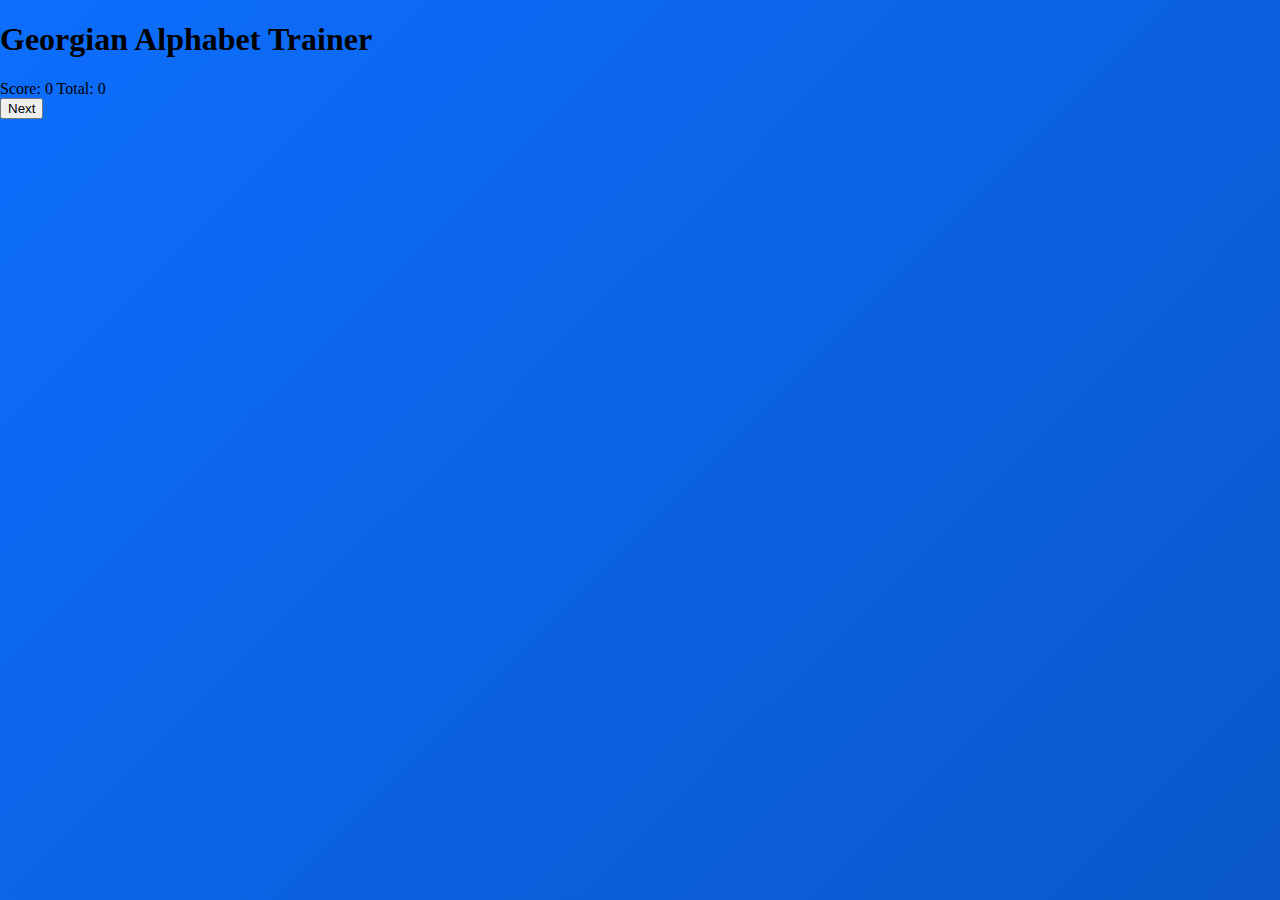
<file: index.html>
<!DOCTYPE html>
<html lang="en">
<head>
    <meta charset="UTF-8">
    <meta name="viewport" content="width=device-width, initial-scale=1.0">
    <title>Georgian Alphabet Trainer</title>
    <link rel="stylesheet" href="style.css">
</head>
<body>
    <div class="container">
        <header>
            <h1>Georgian Alphabet Trainer</h1>
            <div class="stats">
                <span>Score: <span id="score">0</span></span>
                <span>Total: <span id="total">0</span></span>
            </div>
        </header>

        <main id="game-area">
            <div class="question-container">
                <div id="question-text" class="question-text"></div>
                <div id="word-container" class="word-container"></div>
            </div>

            <div id="options-container" class="options-container"></div>

            <div id="feedback" class="feedback hidden"></div>

            <button id="next-btn" class="next-btn hidden">Next</button>
        </main>
    </div>

    <script src="script.js"></script>
</body>
</html>
</file>
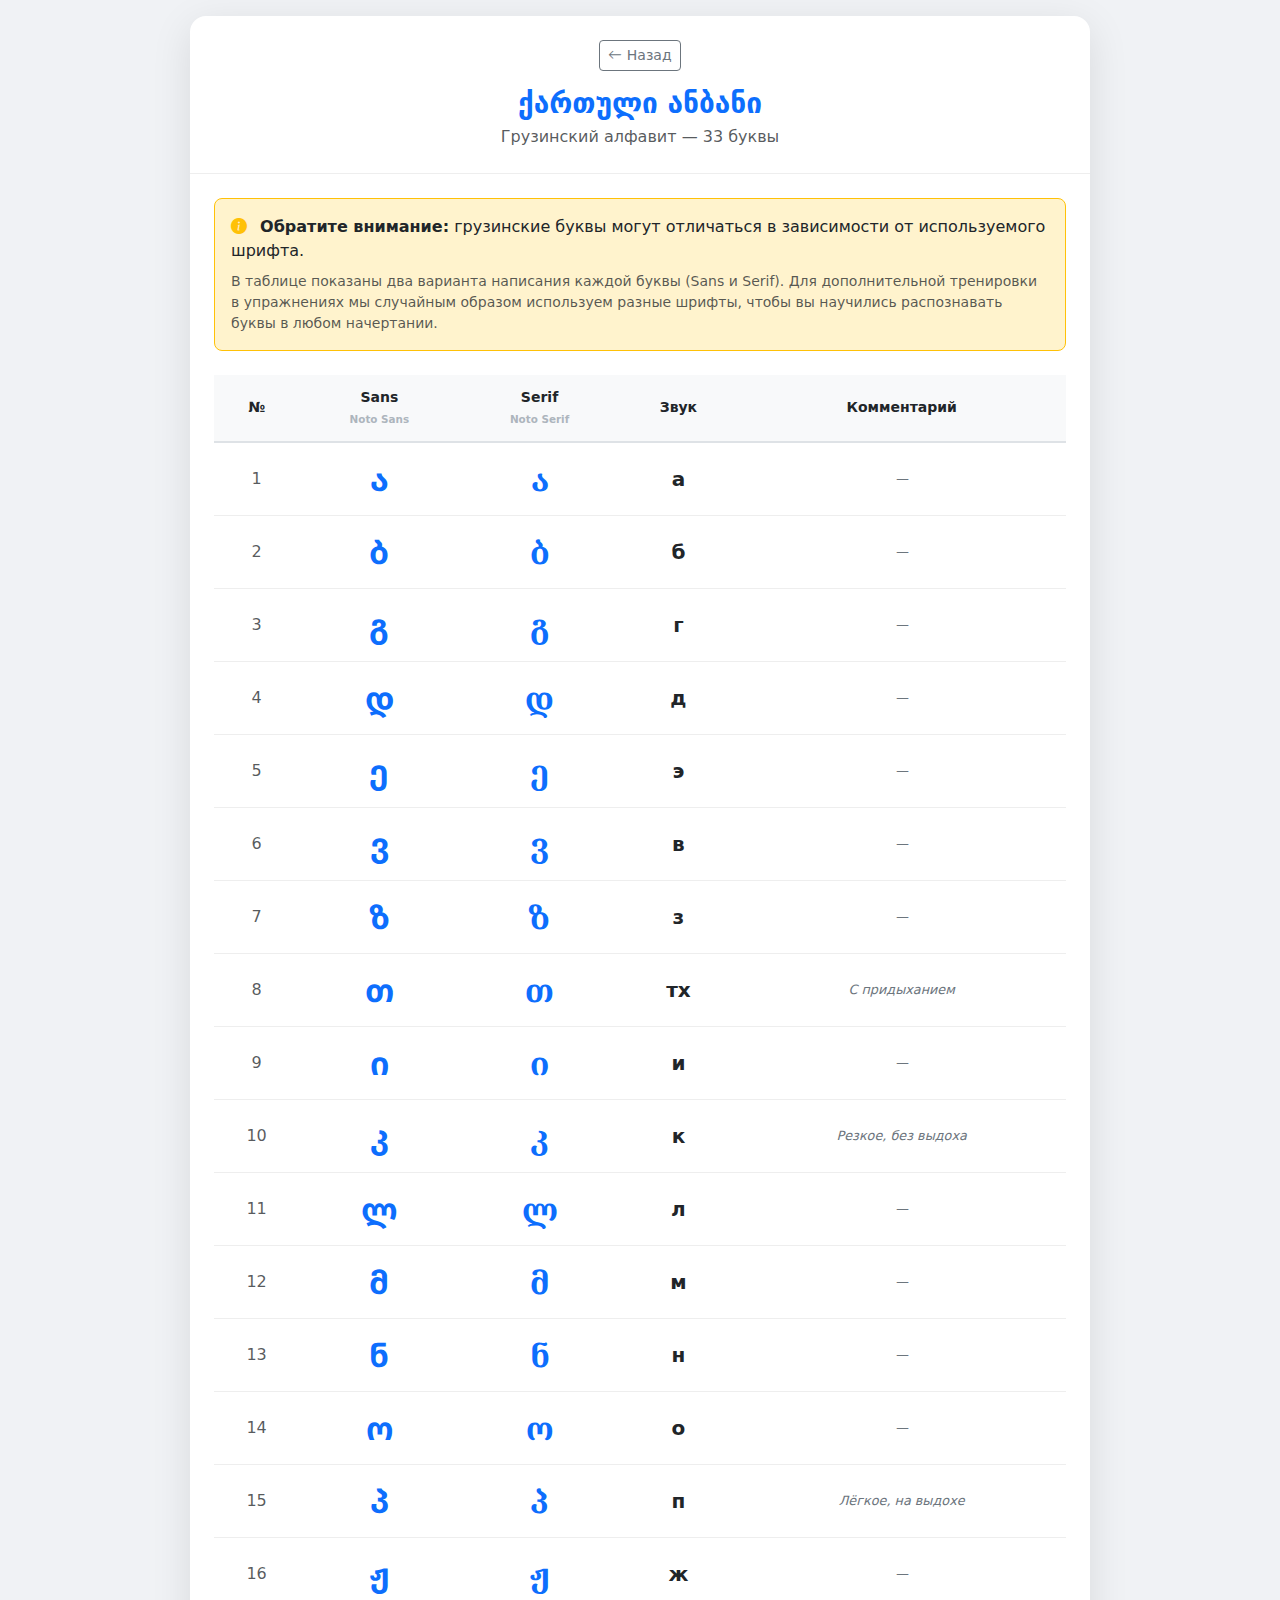
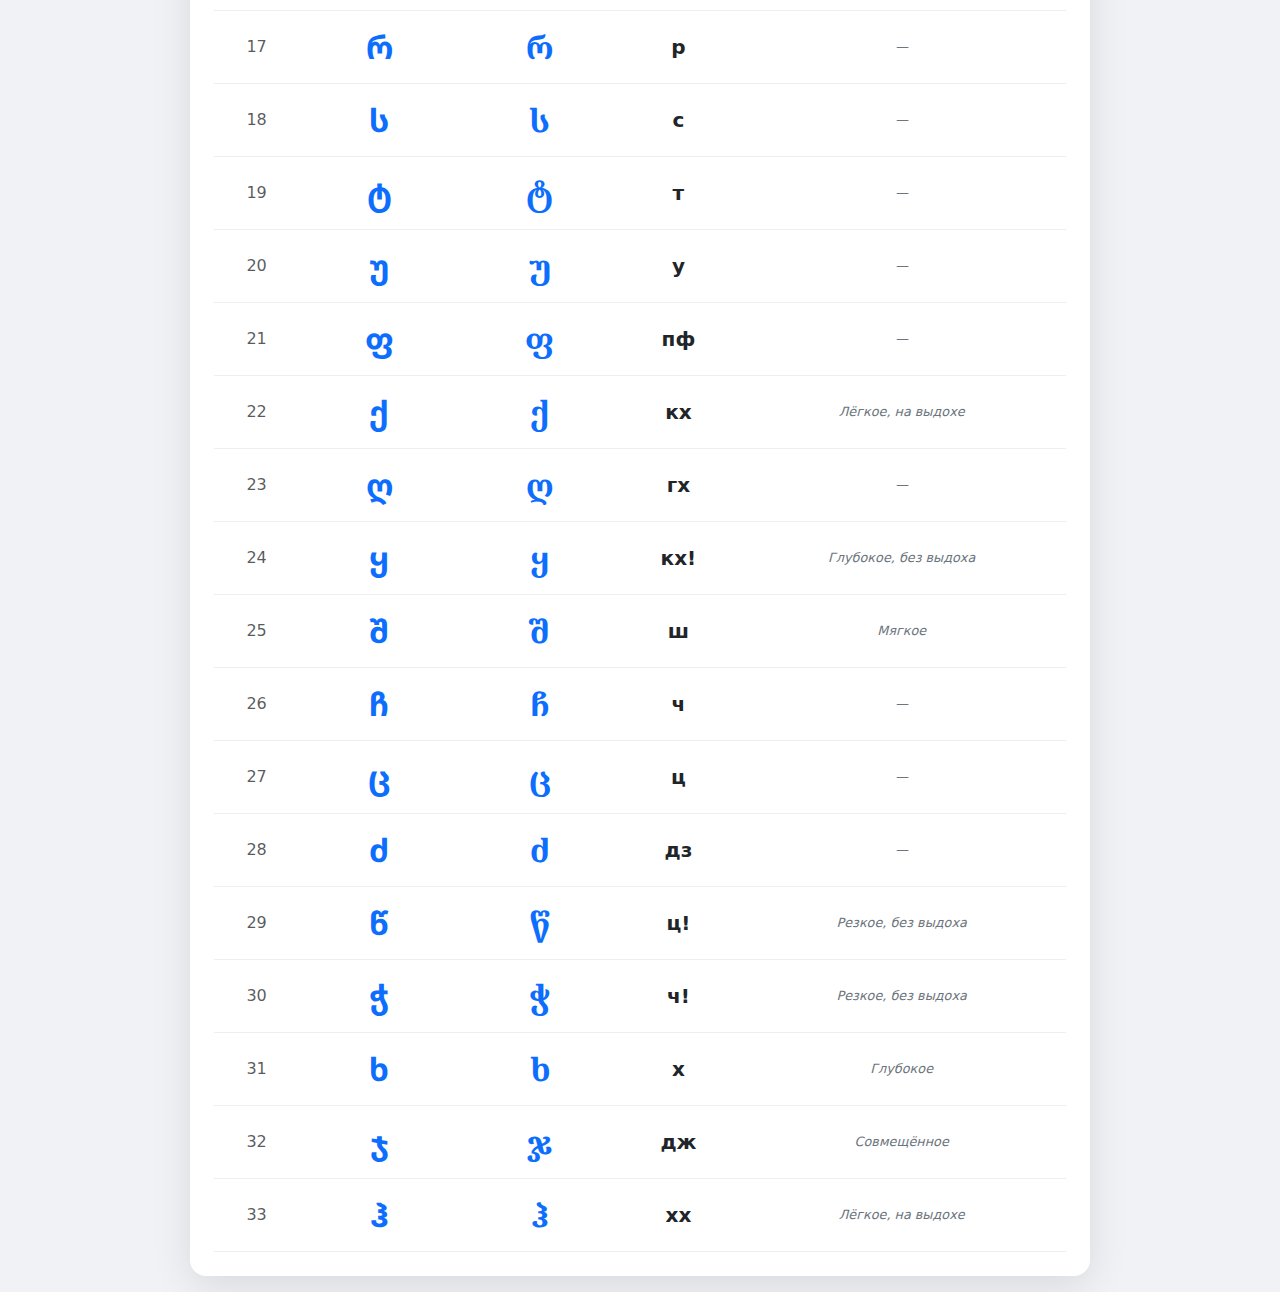
<file: alphabet.html>
<!DOCTYPE html>
<html lang="ru" data-bs-theme="light">
<head>
    <meta charset="UTF-8">
    <meta name="viewport" content="width=device-width, initial-scale=1.0, maximum-scale=1.0, user-scalable=no">
    <title>Грузинский алфавит — Georgian Trainer</title>
    <!-- Google Fonts — Georgian -->
    <link rel="preconnect" href="https://fonts.googleapis.com">
    <link rel="preconnect" href="https://fonts.gstatic.com" crossorigin>
    <link href="https://fonts.googleapis.com/css2?family=Noto+Sans+Georgian:wght@400;700&family=Noto+Serif+Georgian:wght@400;700&display=swap" rel="stylesheet">
    <!-- Bootstrap 5.3 CSS -->
    <link href="https://cdn.jsdelivr.net/npm/bootstrap@5.3.3/dist/css/bootstrap.min.css" rel="stylesheet">
    <!-- Bootstrap Icons -->
    <link href="https://cdn.jsdelivr.net/npm/bootstrap-icons@1.11.3/font/bootstrap-icons.min.css" rel="stylesheet">
    <link rel="stylesheet" href="css/style.css">
    <style>
        /* Override main styles to allow scrolling */
        html, body {
            height: auto;
            overflow: auto;
        }
        
        .alphabet-page {
            min-height: 100vh;
            background: #f0f2f5;
            padding: 1rem;
        }
        
        .alphabet-card {
            background: #fff;
            border-radius: 1rem;
            box-shadow: 0 10px 40px rgba(0,0,0,0.1);
            max-width: 900px;
            margin: 0 auto;
            overflow: hidden;
        }
        
        .alphabet-header {
            padding: 1.5rem;
            border-bottom: 1px solid #eee;
            text-align: center;
        }
        
        .alphabet-content {
            padding: 1.5rem;
        }
        
        .info-box {
            background: #fff3cd;
            border: 1px solid #ffc107;
            border-radius: 0.5rem;
            padding: 1rem;
            margin-bottom: 1.5rem;
        }
        
        .info-box i {
            color: #ffc107;
        }
        
        .letter-table {
            width: 100%;
            border-collapse: collapse;
        }
        
        .letter-table th {
            background: #f8f9fa;
            padding: 0.75rem;
            text-align: center;
            font-weight: 600;
            border-bottom: 2px solid #dee2e6;
            font-size: 0.875rem;
        }
        
        .letter-table td {
            padding: 0.75rem;
            text-align: center;
            border-bottom: 1px solid #eee;
            vertical-align: middle;
        }
        
        .letter-table tr:hover {
            background: #f8f9fa;
        }
        
        .geo-letter {
            font-size: 2rem;
            font-weight: bold;
            color: #0d6efd;
        }
        
        .rus-letter {
            font-size: 1.25rem;
            font-weight: 600;
        }
        
        .letter-comment {
            font-size: 0.8rem;
            color: #6c757d;
            font-style: italic;
        }
        
        .geo-font-1 {
            font-family: 'Noto Sans Georgian', sans-serif;
        }
        
        .geo-font-2 {
            font-family: 'Noto Serif Georgian', serif;
        }
        
        .font-label {
            font-size: 0.65rem;
            color: #adb5bd;
            display: block;
            margin-top: 0.25rem;
        }
        
        @media (max-width: 576px) {
            .alphabet-page {
                padding: 0;
            }
            
            .alphabet-card {
                border-radius: 0;
            }
            
            .letter-table th,
            .letter-table td {
                padding: 0.5rem 0.25rem;
            }
            
            .geo-letter {
                font-size: 1.5rem;
            }
            
            .font-label {
                display: none;
            }
            
            .letter-comment {
                font-size: 0.7rem;
            }
        }
    </style>
</head>
<body>
    <div class="alphabet-page">
        <div class="alphabet-card">
            <header class="alphabet-header">
                <a href="index.html" class="btn btn-outline-secondary btn-sm mb-3">
                    <i class="bi bi-arrow-left"></i> Назад
                </a>
                <h1 class="h3 text-primary fw-bold mb-1">ქართული ანბანი</h1>
                <p class="text-muted mb-0">Грузинский алфавит — 33 буквы</p>
            </header>
            
            <div class="alphabet-content">
                <!-- Info box -->
                <div class="info-box">
                    <p class="mb-2">
                        <i class="bi bi-info-circle-fill me-2"></i>
                        <strong>Обратите внимание:</strong> грузинские буквы могут отличаться в зависимости от используемого шрифта.
                    </p>
                    <p class="mb-0 text-muted small">
                        В таблице показаны два варианта написания каждой буквы (Sans и Serif). 
                        Для дополнительной тренировки в упражнениях мы случайным образом используем разные шрифты, 
                        чтобы вы научились распознавать буквы в любом начертании.
                    </p>
                </div>
                
                <!-- Alphabet table -->
                <div class="table-responsive">
                    <table class="letter-table">
                        <thead>
                            <tr>
                                <th>№</th>
                                <th>Sans<span class="font-label d-none d-sm-inline"><br>Noto Sans</span></th>
                                <th>Serif<span class="font-label d-none d-sm-inline"><br>Noto Serif</span></th>
                                <th>Звук</th>
                                <th>Комментарий</th>
                            </tr>
                        </thead>
                        <tbody id="alphabet-body">
                            <!-- Will be filled by JavaScript -->
                        </tbody>
                    </table>
                </div>
            </div>
        </div>
    </div>

    <script type="module">
        import { LETTERS } from './js/data/letters.js';
        
        const tbody = document.getElementById('alphabet-body');
        
        LETTERS.forEach((letter, index) => {
            const row = document.createElement('tr');
            row.innerHTML = `
                <td class="text-muted">${index + 1}</td>
                <td class="geo-letter geo-font-1">${letter.geo}</td>
                <td class="geo-letter geo-font-2">${letter.geo}</td>
                <td class="rus-letter">${letter.rus}</td>
                <td class="letter-comment">${letter.comment || '—'}</td>
            `;
            tbody.appendChild(row);
        });
    </script>
</body>
</html>
</file>
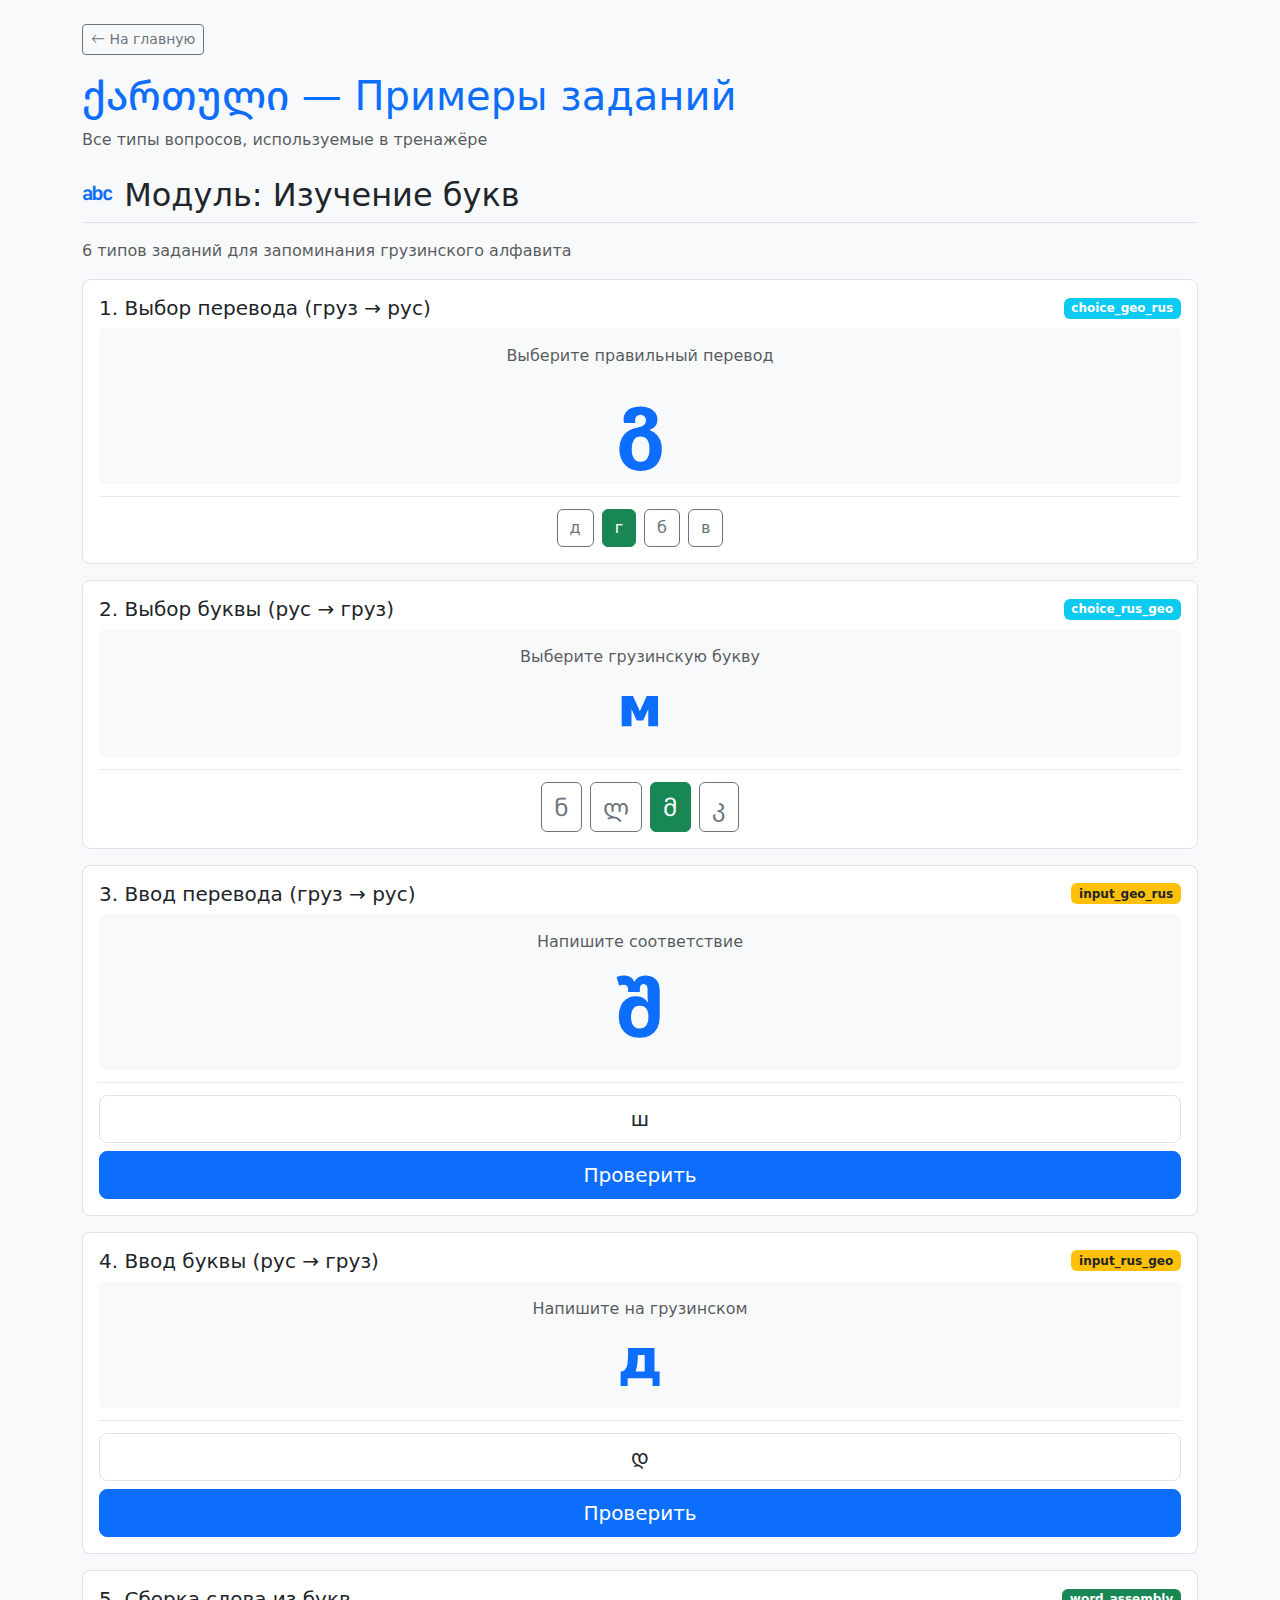
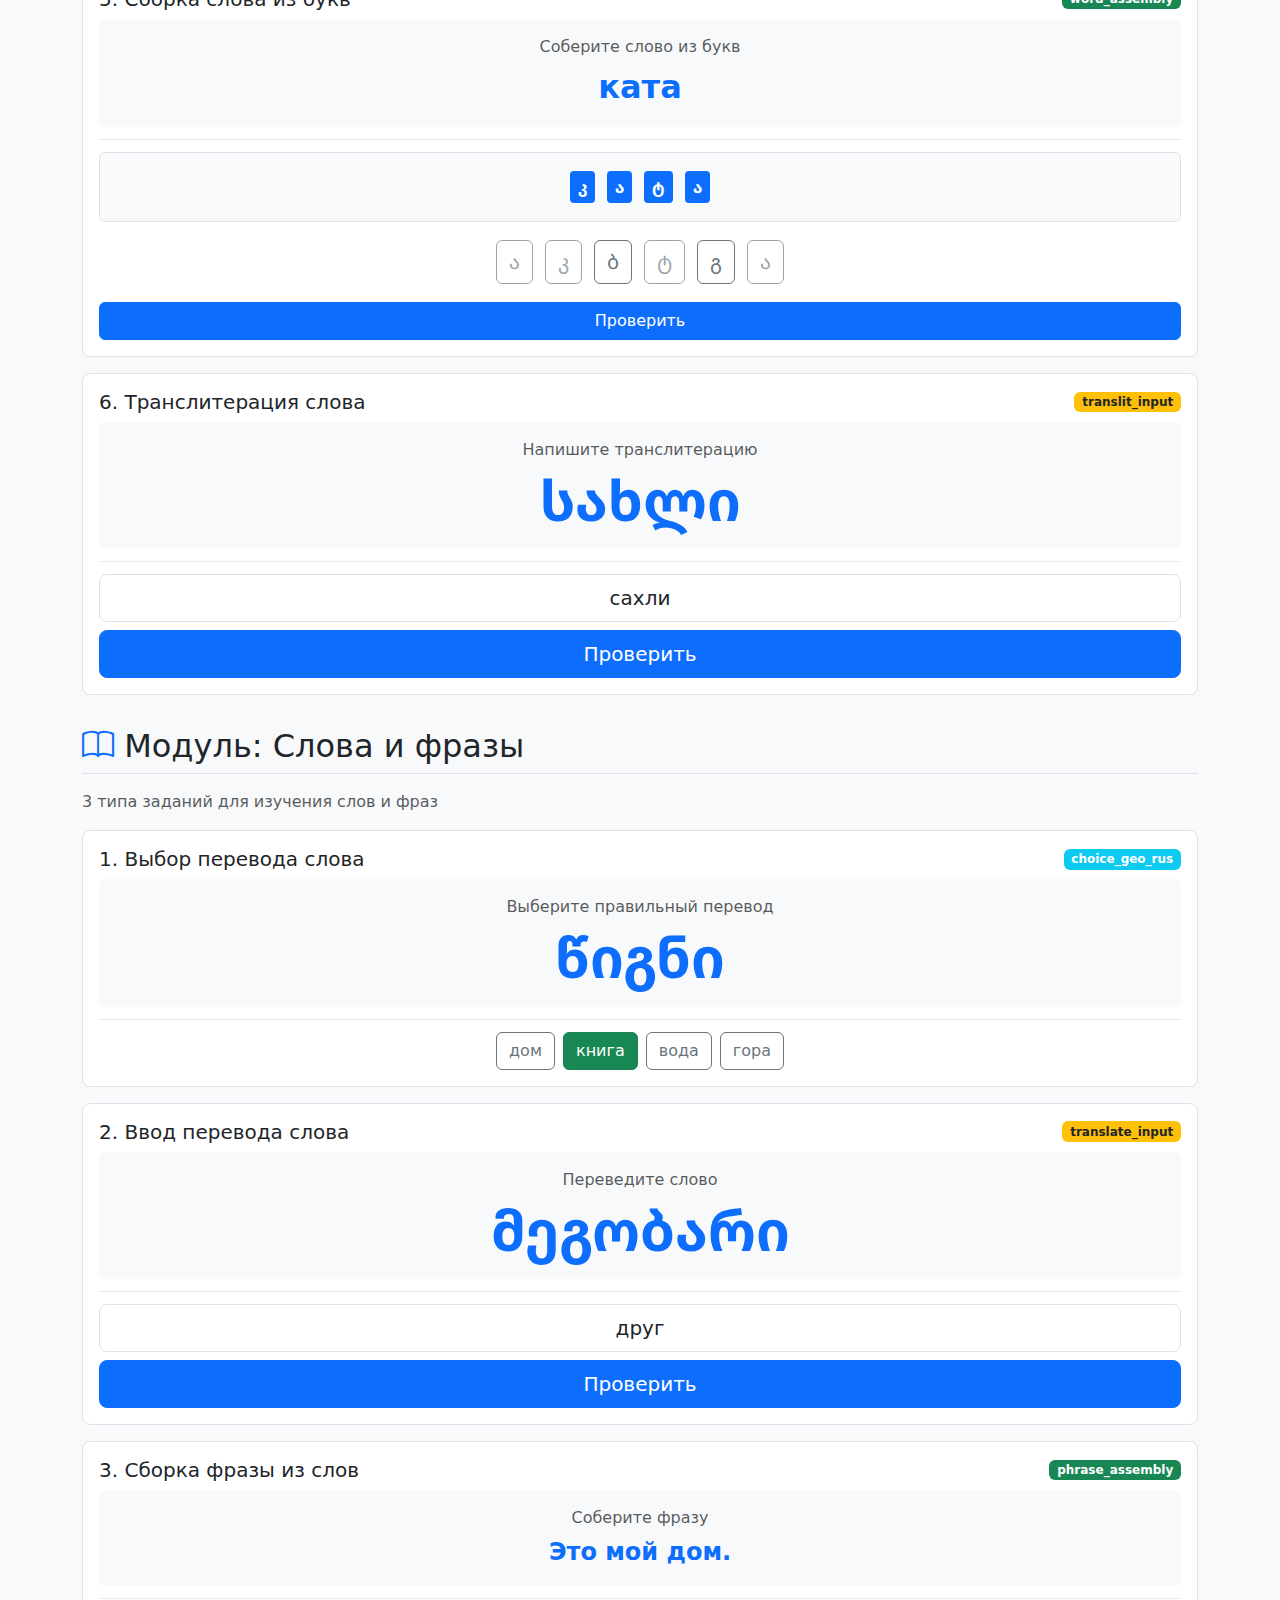
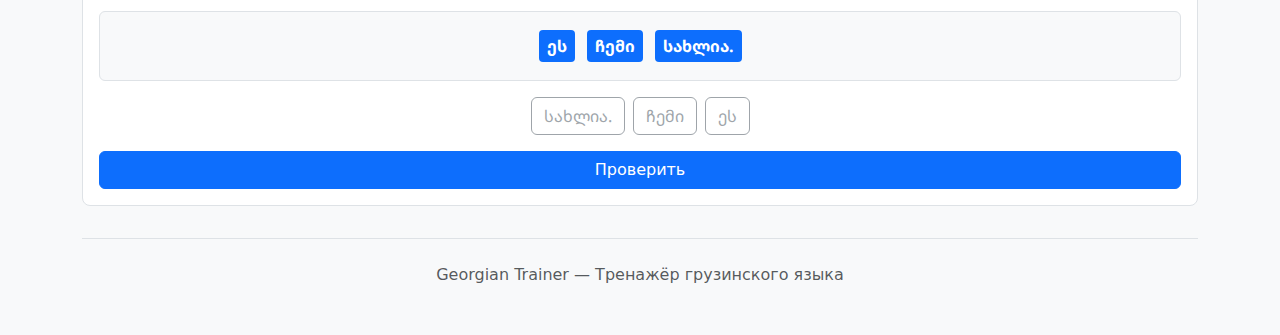
<file: examples.html>
<!DOCTYPE html>
<html lang="ru" data-bs-theme="light">
<head>
    <meta charset="UTF-8">
    <meta name="viewport" content="width=device-width, initial-scale=1.0">
    <title>Примеры заданий — Georgian Trainer</title>
    <!-- Google Fonts — Georgian -->
    <link rel="preconnect" href="https://fonts.googleapis.com">
    <link rel="preconnect" href="https://fonts.gstatic.com" crossorigin>
    <link href="https://fonts.googleapis.com/css2?family=Noto+Sans+Georgian:wght@400;700&family=Noto+Serif+Georgian:wght@400;700&display=swap" rel="stylesheet">
    <!-- Bootstrap 5.3 CSS -->
    <link href="https://cdn.jsdelivr.net/npm/bootstrap@5.3.3/dist/css/bootstrap.min.css" rel="stylesheet">
    <!-- Bootstrap Icons -->
    <link href="https://cdn.jsdelivr.net/npm/bootstrap-icons@1.11.3/font/bootstrap-icons.min.css" rel="stylesheet">
    <style>
        .geo-font {
            font-family: 'Noto Sans Georgian', 'Noto Serif Georgian', sans-serif;
        }
        .example-card {
            border: 1px solid #dee2e6;
            border-radius: 0.5rem;
            padding: 1rem;
            margin-bottom: 1rem;
            background: #fff;
        }
        .example-card .question-area {
            background: #f8f9fa;
            border-radius: 0.375rem;
            padding: 1rem;
            margin-bottom: 0.75rem;
            text-align: center;
        }
        .example-card .answer-area {
            border-top: 1px solid #e9ecef;
            padding-top: 0.75rem;
        }
        .template-badge {
            font-size: 0.75rem;
        }
        .module-section {
            margin-bottom: 2rem;
        }
        .assembled-letter {
            display: inline-block;
            padding: 0.25rem 0.5rem;
            margin: 0.125rem;
            background: #0d6efd;
            color: white;
            border-radius: 0.25rem;
            font-weight: bold;
        }
        .letter-pool-btn {
            padding: 0.375rem 0.75rem;
            margin: 0.125rem;
            font-size: 1.25rem;
        }
    </style>
</head>
<body class="bg-light">
    <div class="container py-4">
        <!-- Header -->
        <header class="mb-4">
            <nav class="d-flex align-items-center gap-3 mb-3">
                <a href="index.html" class="btn btn-outline-secondary btn-sm">
                    <i class="bi bi-arrow-left"></i> На главную
                </a>
            </nav>
            <h1 class="text-primary">
                <span class="geo-font">ქართული</span> — Примеры заданий
            </h1>
            <p class="text-muted">Все типы вопросов, используемые в тренажёре</p>
        </header>

        <!-- ========== МОДУЛЬ: БУКВЫ ========== -->
        <section class="module-section">
            <h2 class="border-bottom pb-2 mb-3">
                <i class="bi bi-alphabet text-primary"></i> Модуль: Изучение букв
            </h2>
            <p class="text-muted mb-3">6 типов заданий для запоминания грузинского алфавита</p>

            <!-- 1. choice_geo_rus -->
            <div class="example-card">
                <div class="d-flex justify-content-between align-items-center mb-2">
                    <h5 class="mb-0">1. Выбор перевода (груз → рус)</h5>
                    <span class="badge bg-info template-badge">choice_geo_rus</span>
                </div>
                <div class="question-area">
                    <p class="text-muted mb-1">Выберите правильный перевод</p>
                    <div class="display-1 fw-bold text-primary geo-font">გ</div>
                </div>
                <div class="answer-area">
                    <div class="d-flex flex-wrap gap-2 justify-content-center">
                        <button class="btn btn-outline-secondary">д</button>
                        <button class="btn btn-success">г</button>
                        <button class="btn btn-outline-secondary">б</button>
                        <button class="btn btn-outline-secondary">в</button>
                    </div>
                </div>
            </div>

            <!-- 2. choice_rus_geo -->
            <div class="example-card">
                <div class="d-flex justify-content-between align-items-center mb-2">
                    <h5 class="mb-0">2. Выбор буквы (рус → груз)</h5>
                    <span class="badge bg-info template-badge">choice_rus_geo</span>
                </div>
                <div class="question-area">
                    <p class="text-muted mb-1">Выберите грузинскую букву</p>
                    <div class="display-4 fw-bold text-primary">м</div>
                </div>
                <div class="answer-area">
                    <div class="d-flex flex-wrap gap-2 justify-content-center">
                        <button class="btn btn-outline-secondary geo-font fs-4">ნ</button>
                        <button class="btn btn-outline-secondary geo-font fs-4">ლ</button>
                        <button class="btn btn-success geo-font fs-4">მ</button>
                        <button class="btn btn-outline-secondary geo-font fs-4">კ</button>
                    </div>
                </div>
            </div>

            <!-- 3. input_geo_rus -->
            <div class="example-card">
                <div class="d-flex justify-content-between align-items-center mb-2">
                    <h5 class="mb-0">3. Ввод перевода (груз → рус)</h5>
                    <span class="badge bg-warning text-dark template-badge">input_geo_rus</span>
                </div>
                <div class="question-area">
                    <p class="text-muted mb-1">Напишите соответствие</p>
                    <div class="display-1 fw-bold text-primary geo-font">შ</div>
                </div>
                <div class="answer-area">
                    <div class="d-flex flex-column gap-2">
                        <input type="text" class="form-control form-control-lg text-center" value="ш" readonly>
                        <button class="btn btn-primary btn-lg">Проверить</button>
                    </div>
                </div>
            </div>

            <!-- 4. input_rus_geo -->
            <div class="example-card">
                <div class="d-flex justify-content-between align-items-center mb-2">
                    <h5 class="mb-0">4. Ввод буквы (рус → груз)</h5>
                    <span class="badge bg-warning text-dark template-badge">input_rus_geo</span>
                </div>
                <div class="question-area">
                    <p class="text-muted mb-1">Напишите на грузинском</p>
                    <div class="display-4 fw-bold text-primary">д</div>
                </div>
                <div class="answer-area">
                    <div class="d-flex flex-column gap-2">
                        <input type="text" class="form-control form-control-lg text-center geo-font" value="დ" readonly>
                        <button class="btn btn-primary btn-lg">Проверить</button>
                    </div>
                </div>
            </div>

            <!-- 5. word_assembly -->
            <div class="example-card">
                <div class="d-flex justify-content-between align-items-center mb-2">
                    <h5 class="mb-0">5. Сборка слова из букв</h5>
                    <span class="badge bg-success template-badge">word_assembly</span>
                </div>
                <div class="question-area">
                    <p class="text-muted mb-1">Соберите слово из букв</p>
                    <div class="fs-2 fw-bold text-primary">ката</div>
                </div>
                <div class="answer-area">
                    <div class="d-flex flex-column gap-3">
                        <div class="border rounded p-3 bg-light d-flex flex-wrap gap-2 justify-content-center">
                            <span class="assembled-letter geo-font">კ</span>
                            <span class="assembled-letter geo-font">ა</span>
                            <span class="assembled-letter geo-font">ტ</span>
                            <span class="assembled-letter geo-font">ა</span>
                        </div>
                        <div class="d-flex flex-wrap gap-2 justify-content-center">
                            <button class="btn btn-outline-secondary letter-pool-btn geo-font" disabled>ა</button>
                            <button class="btn btn-outline-secondary letter-pool-btn geo-font" disabled>კ</button>
                            <button class="btn btn-outline-secondary letter-pool-btn geo-font">ბ</button>
                            <button class="btn btn-outline-secondary letter-pool-btn geo-font" disabled>ტ</button>
                            <button class="btn btn-outline-secondary letter-pool-btn geo-font">გ</button>
                            <button class="btn btn-outline-secondary letter-pool-btn geo-font" disabled>ა</button>
                        </div>
                        <button class="btn btn-primary">Проверить</button>
                    </div>
                </div>
            </div>

            <!-- 6. translit_input -->
            <div class="example-card">
                <div class="d-flex justify-content-between align-items-center mb-2">
                    <h5 class="mb-0">6. Транслитерация слова</h5>
                    <span class="badge bg-warning text-dark template-badge">translit_input</span>
                </div>
                <div class="question-area">
                    <p class="text-muted mb-1">Напишите транслитерацию</p>
                    <div class="display-4 fw-bold text-primary geo-font">სახლი</div>
                </div>
                <div class="answer-area">
                    <div class="d-flex flex-column gap-2">
                        <input type="text" class="form-control form-control-lg text-center" value="сахли" readonly>
                        <button class="btn btn-primary btn-lg">Проверить</button>
                    </div>
                </div>
            </div>
        </section>

        <!-- ========== МОДУЛЬ: СЛОВА И ФРАЗЫ ========== -->
        <section class="module-section">
            <h2 class="border-bottom pb-2 mb-3">
                <i class="bi bi-book text-primary"></i> Модуль: Слова и фразы
            </h2>
            <p class="text-muted mb-3">3 типа заданий для изучения слов и фраз</p>

            <!-- 1. choice_geo_rus (для слов) -->
            <div class="example-card">
                <div class="d-flex justify-content-between align-items-center mb-2">
                    <h5 class="mb-0">1. Выбор перевода слова</h5>
                    <span class="badge bg-info template-badge">choice_geo_rus</span>
                </div>
                <div class="question-area">
                    <p class="text-muted mb-1">Выберите правильный перевод</p>
                    <div class="display-4 fw-bold text-primary geo-font">წიგნი</div>
                </div>
                <div class="answer-area">
                    <div class="d-flex flex-wrap gap-2 justify-content-center">
                        <button class="btn btn-outline-secondary">дом</button>
                        <button class="btn btn-success">книга</button>
                        <button class="btn btn-outline-secondary">вода</button>
                        <button class="btn btn-outline-secondary">гора</button>
                    </div>
                </div>
            </div>

            <!-- 2. translate_input -->
            <div class="example-card">
                <div class="d-flex justify-content-between align-items-center mb-2">
                    <h5 class="mb-0">2. Ввод перевода слова</h5>
                    <span class="badge bg-warning text-dark template-badge">translate_input</span>
                </div>
                <div class="question-area">
                    <p class="text-muted mb-1">Переведите слово</p>
                    <div class="display-4 fw-bold text-primary geo-font">მეგობარი</div>
                </div>
                <div class="answer-area">
                    <div class="d-flex flex-column gap-2">
                        <input type="text" class="form-control form-control-lg text-center" value="друг" readonly>
                        <button class="btn btn-primary btn-lg">Проверить</button>
                    </div>
                </div>
            </div>

            <!-- 3. phrase_assembly -->
            <div class="example-card">
                <div class="d-flex justify-content-between align-items-center mb-2">
                    <h5 class="mb-0">3. Сборка фразы из слов</h5>
                    <span class="badge bg-success template-badge">phrase_assembly</span>
                </div>
                <div class="question-area">
                    <p class="text-muted mb-1">Соберите фразу</p>
                    <div class="fs-4 fw-bold text-primary">Это мой дом.</div>
                </div>
                <div class="answer-area">
                    <div class="d-flex flex-column gap-3">
                        <div class="border rounded p-3 bg-light d-flex flex-wrap gap-2 justify-content-center">
                            <span class="assembled-letter geo-font">ეს</span>
                            <span class="assembled-letter geo-font">ჩემი</span>
                            <span class="assembled-letter geo-font">სახლია.</span>
                        </div>
                        <div class="d-flex flex-wrap gap-2 justify-content-center">
                            <button class="btn btn-outline-secondary geo-font" disabled>სახლია.</button>
                            <button class="btn btn-outline-secondary geo-font" disabled>ჩემი</button>
                            <button class="btn btn-outline-secondary geo-font" disabled>ეს</button>
                        </div>
                        <button class="btn btn-primary">Проверить</button>
                    </div>
                </div>
            </div>
        </section>

        <!-- Footer -->
        <footer class="text-center text-muted py-4 border-top mt-4">
            <p class="mb-0">Georgian Trainer — Тренажёр грузинского языка</p>
        </footer>
    </div>

    <!-- Bootstrap 5.3 JS -->
    <script src="https://cdn.jsdelivr.net/npm/bootstrap@5.3.3/dist/js/bootstrap.bundle.min.js"></script>
</body>
</html>
</file>
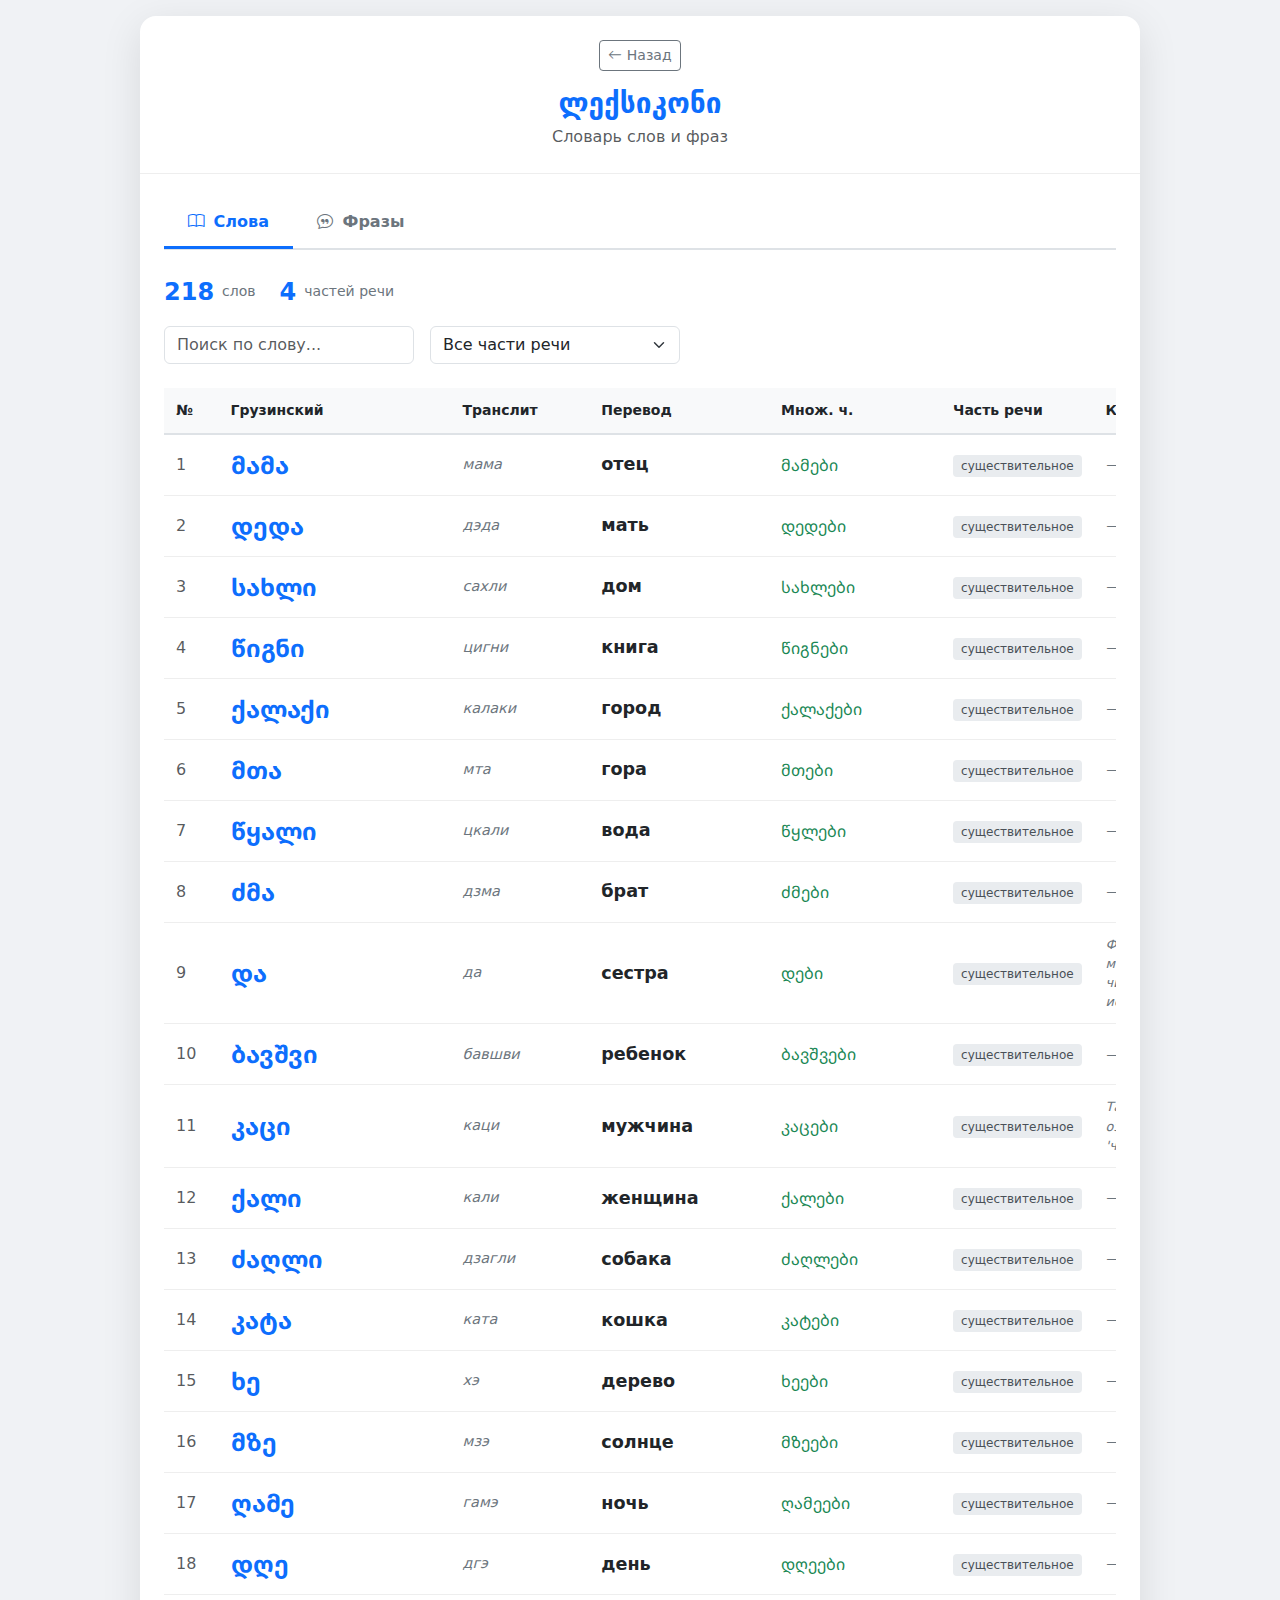
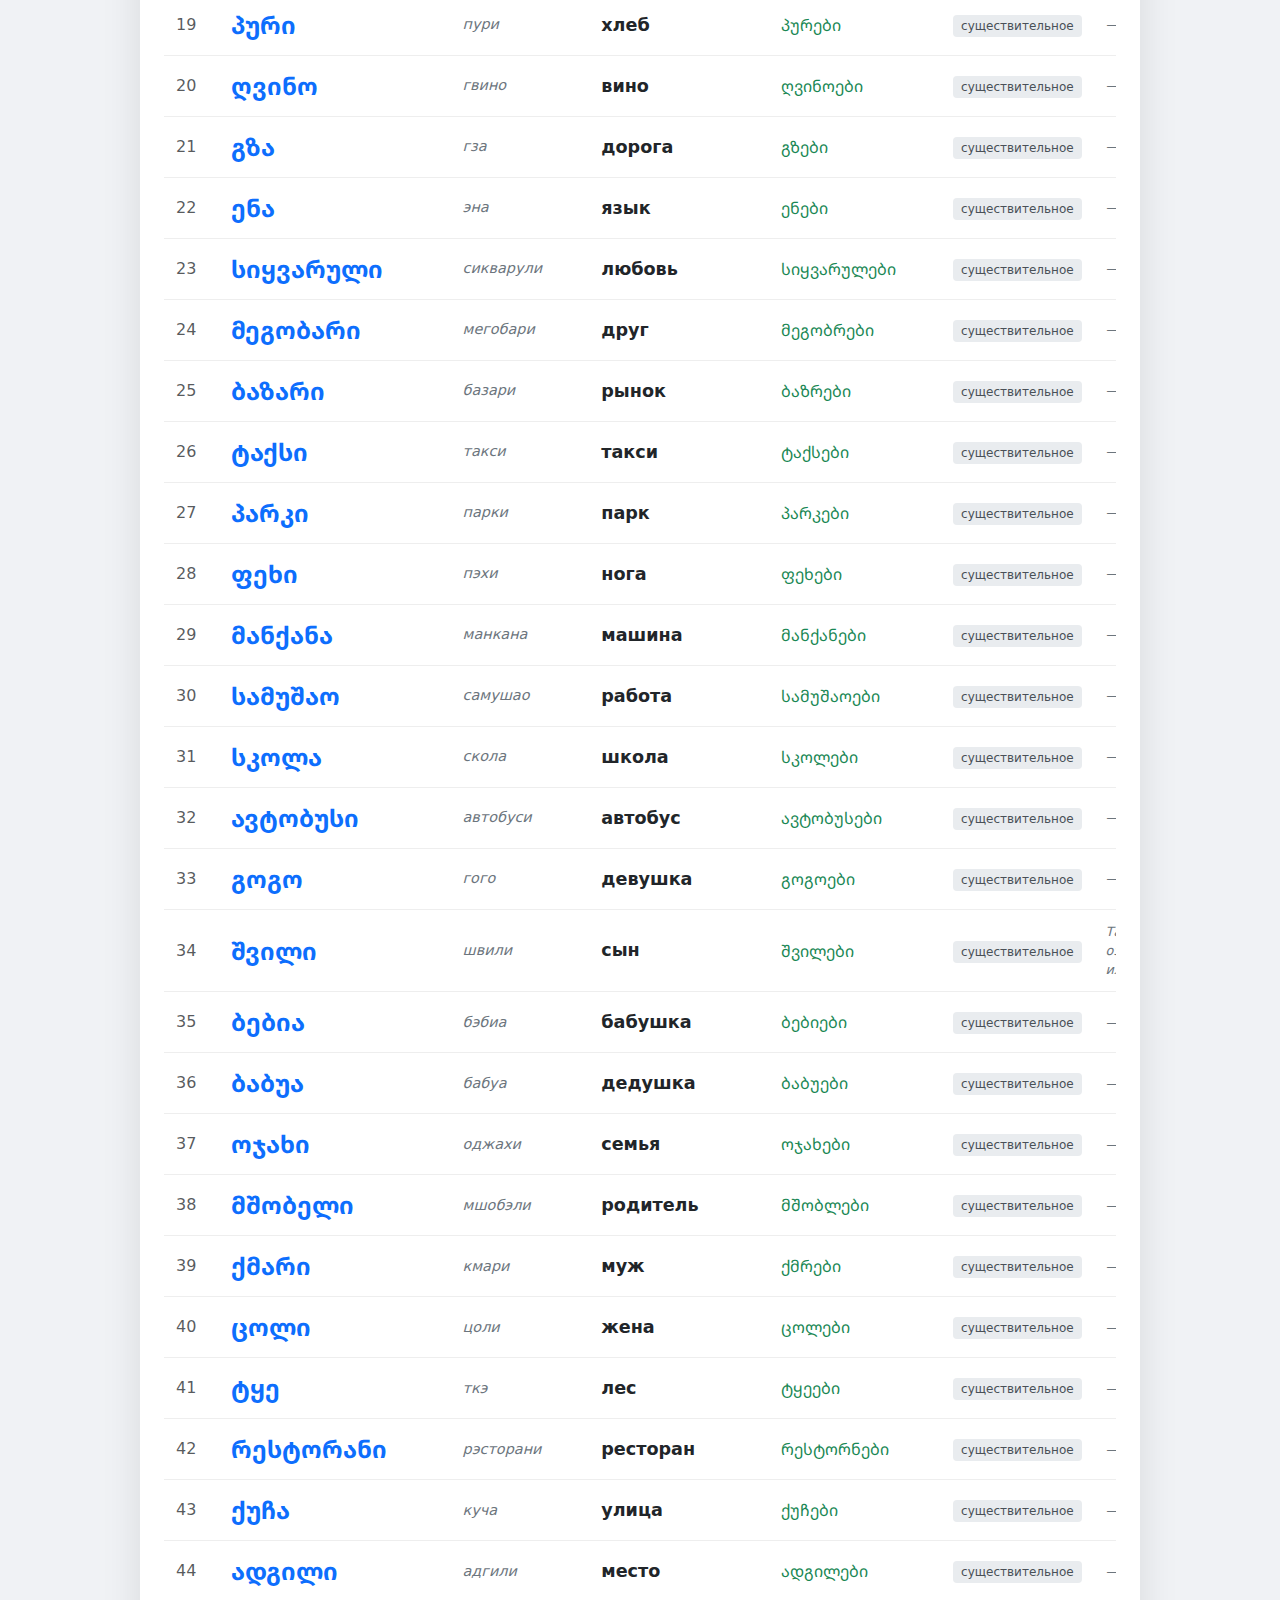
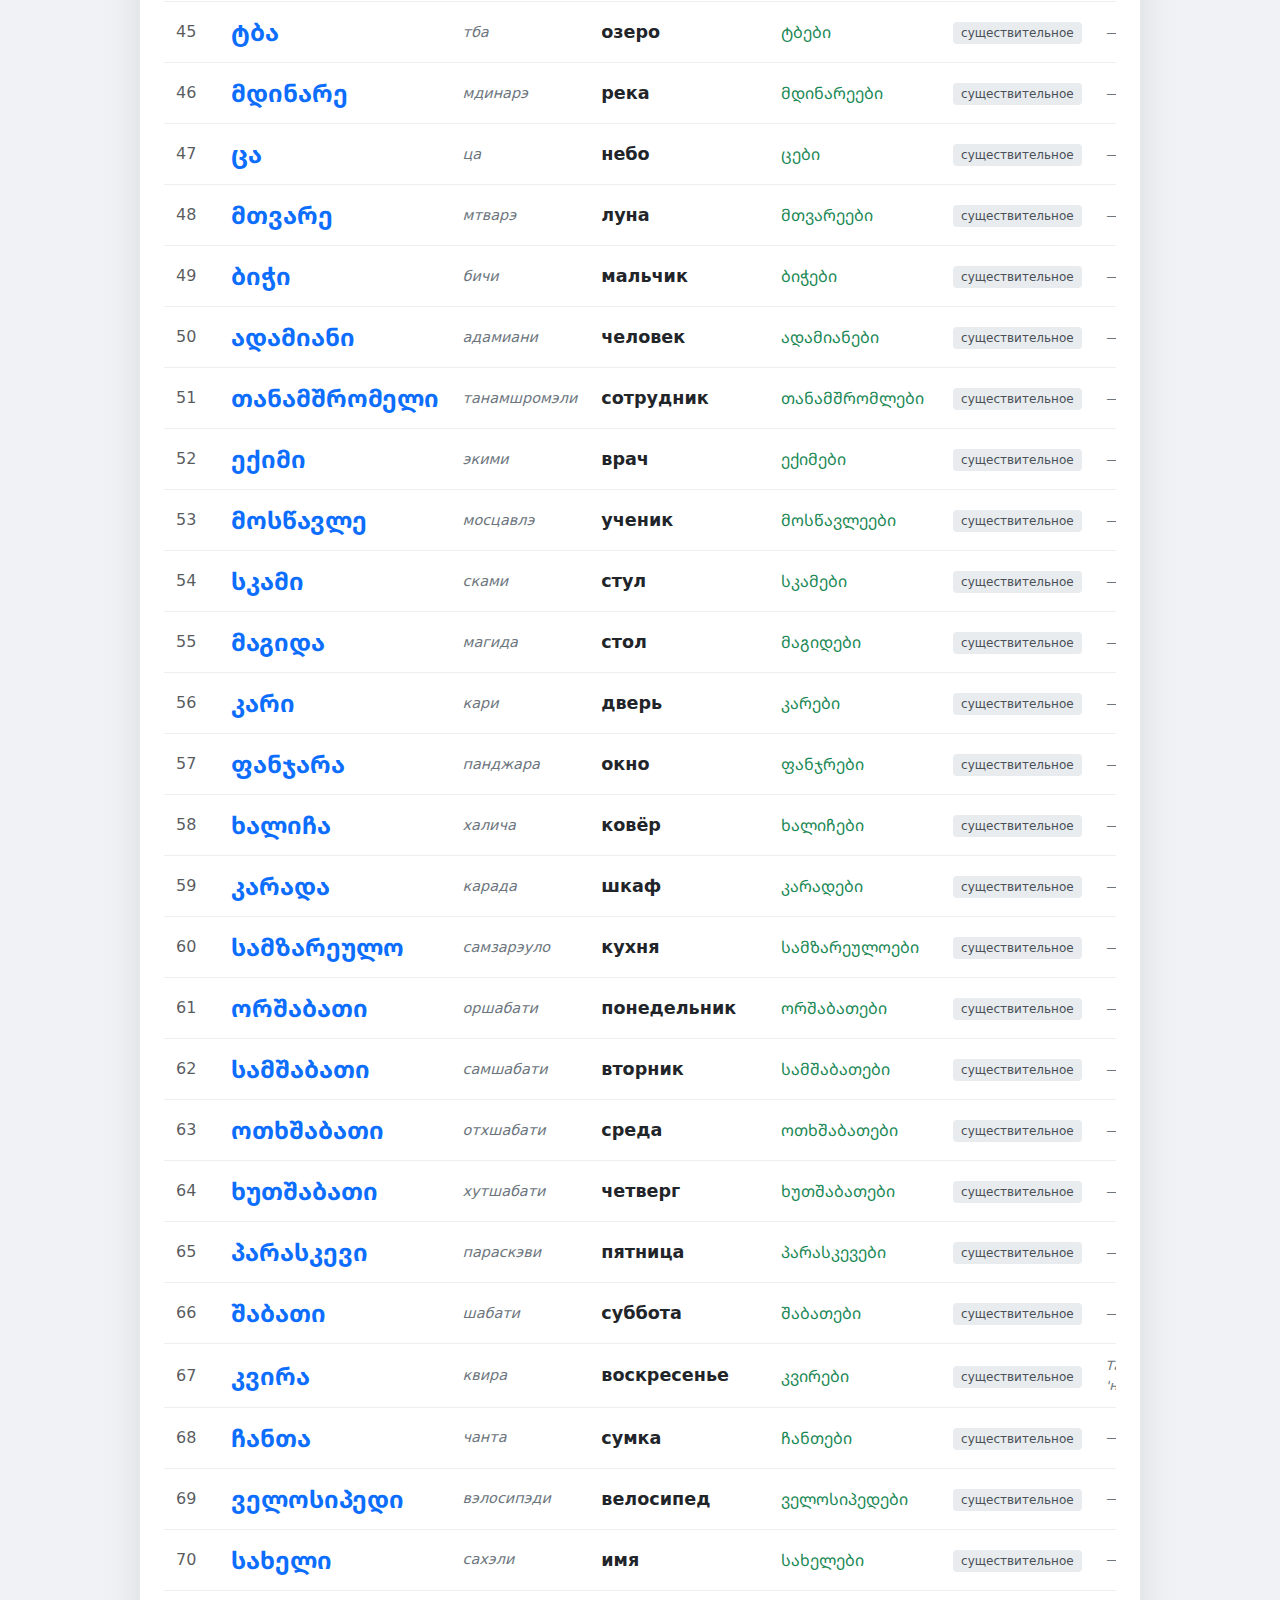
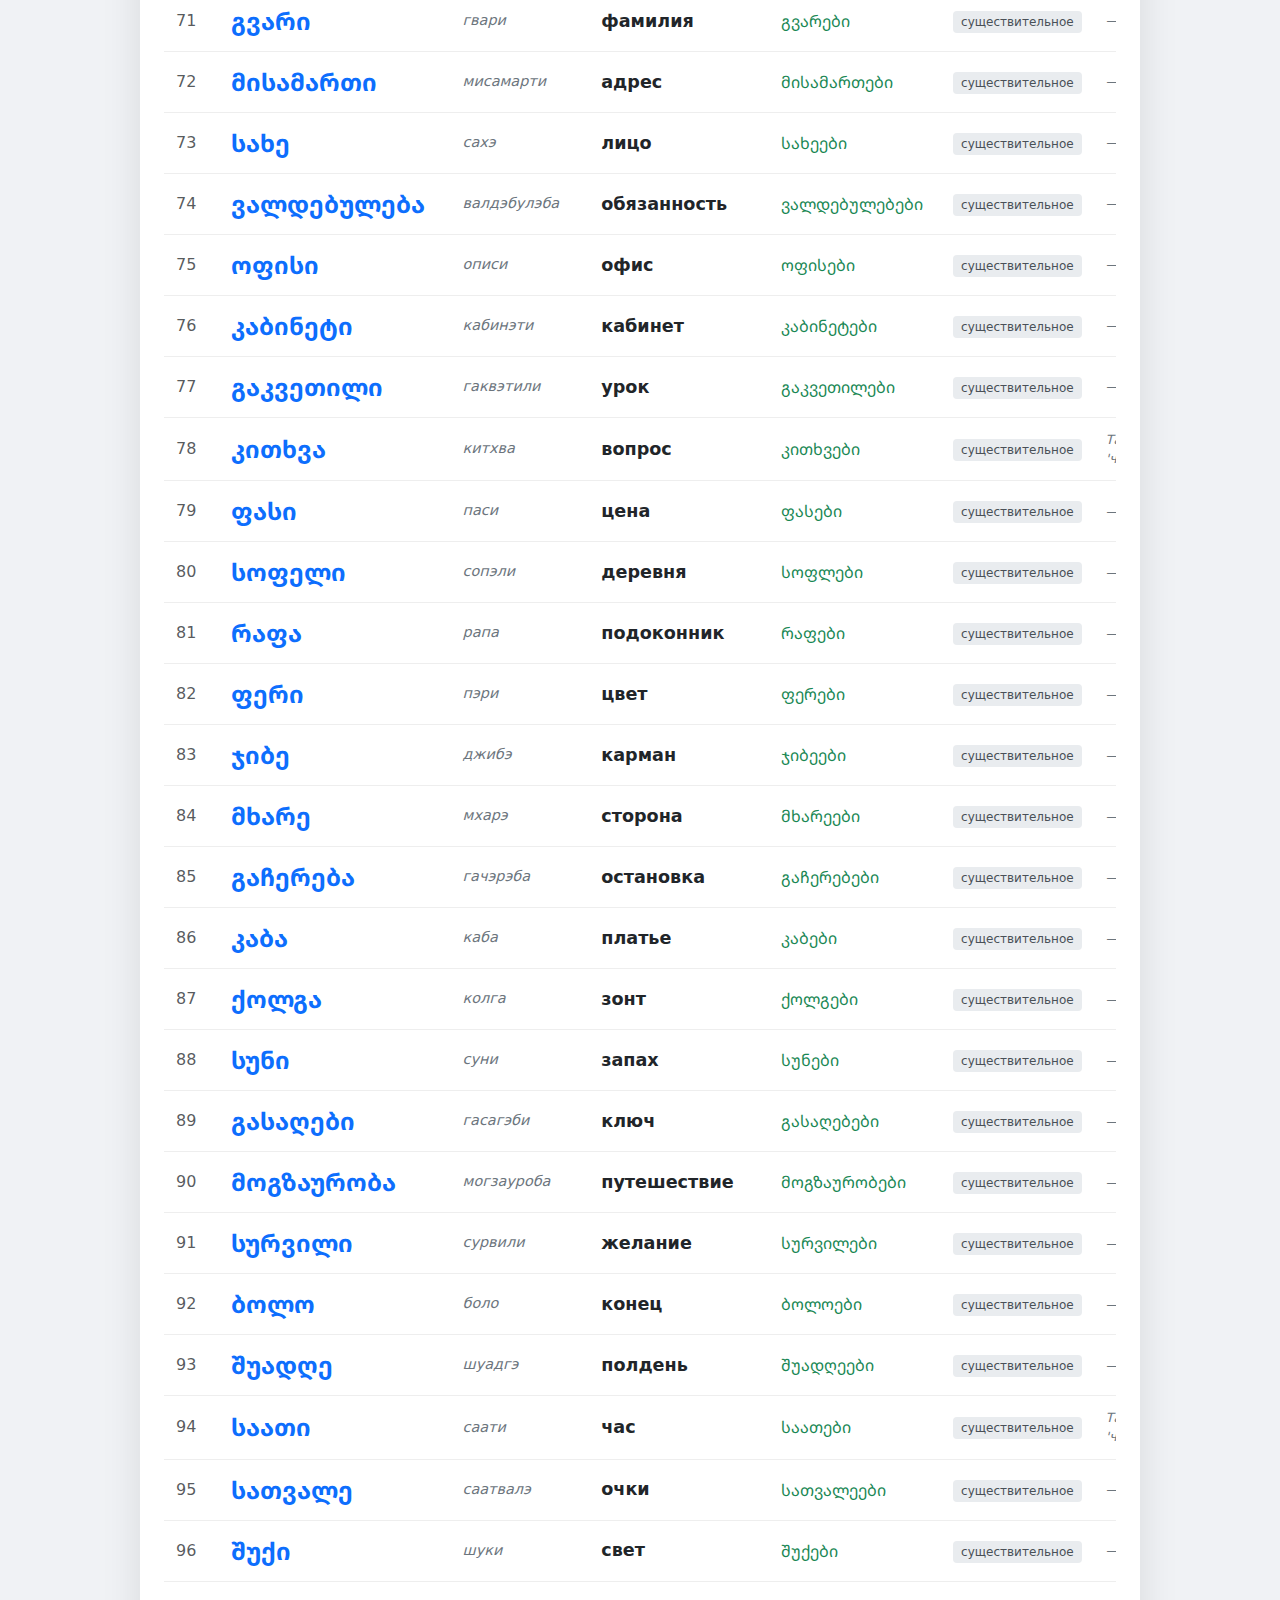
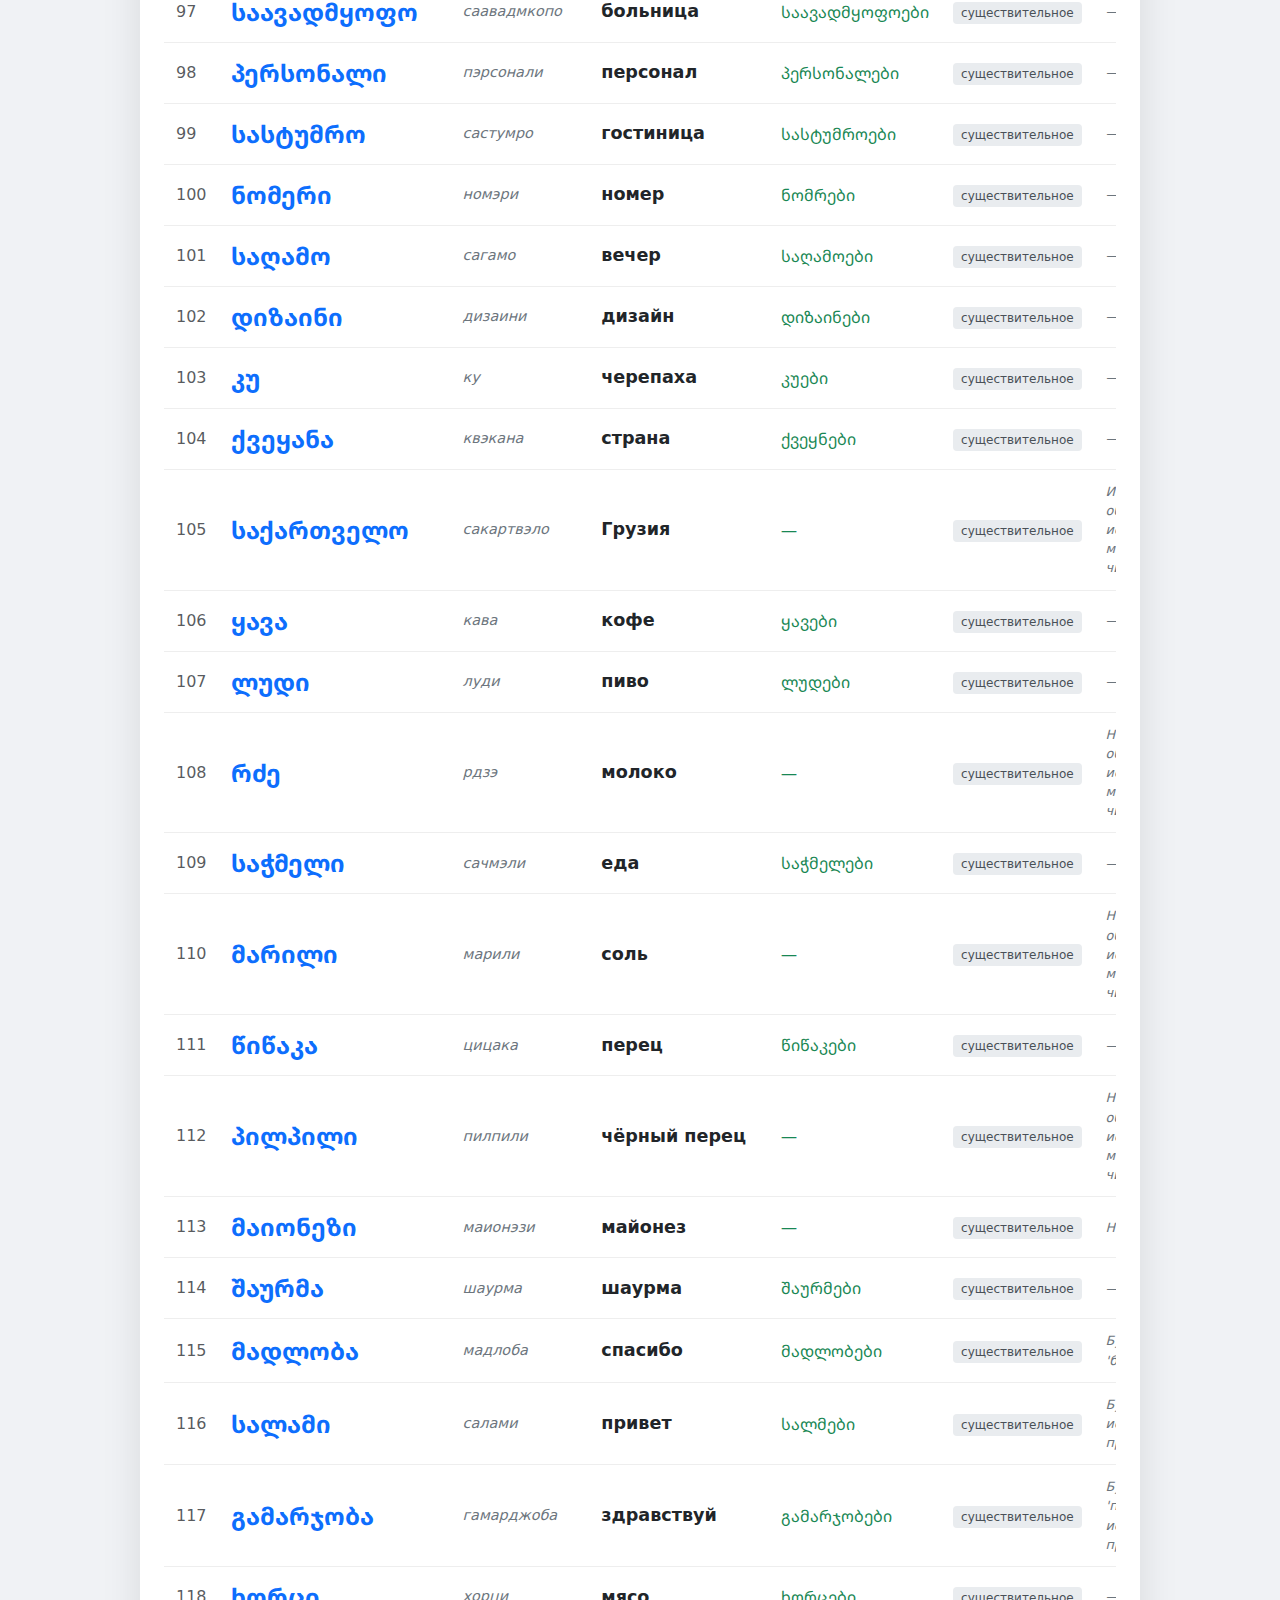
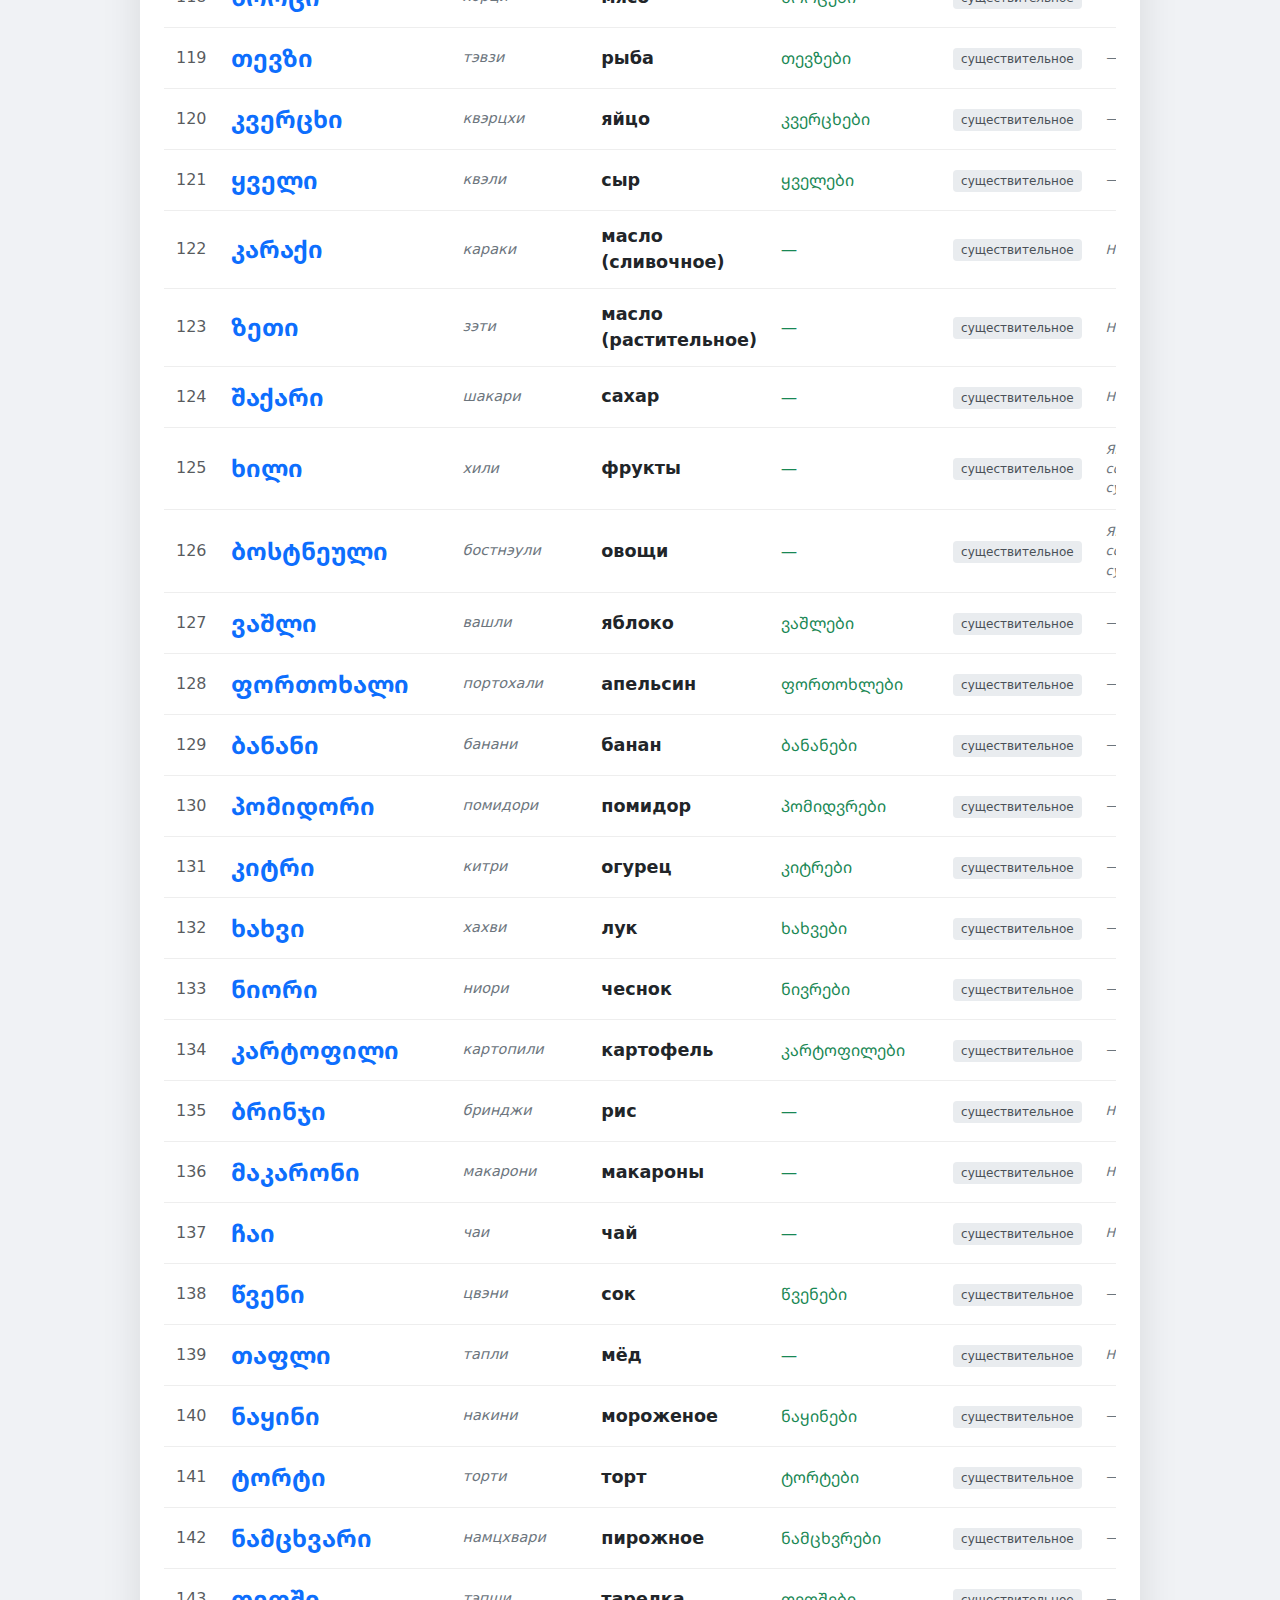
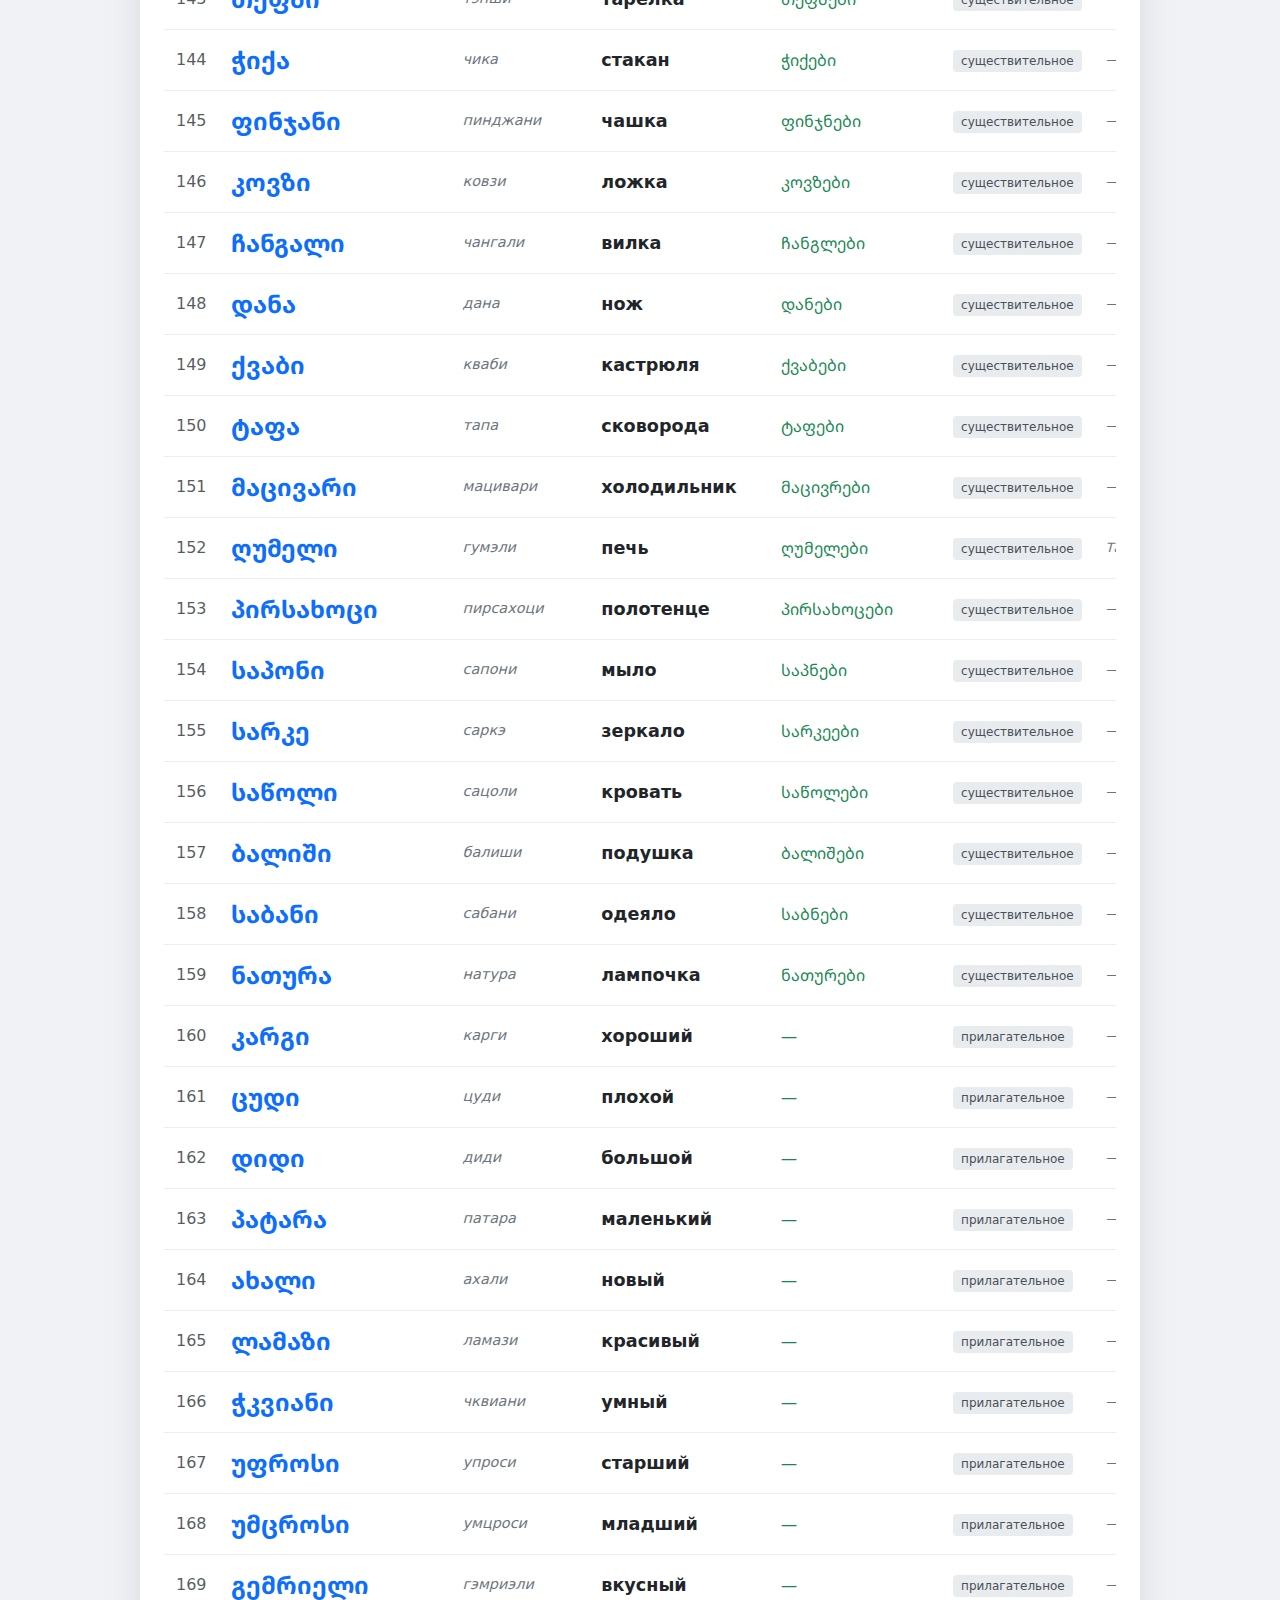
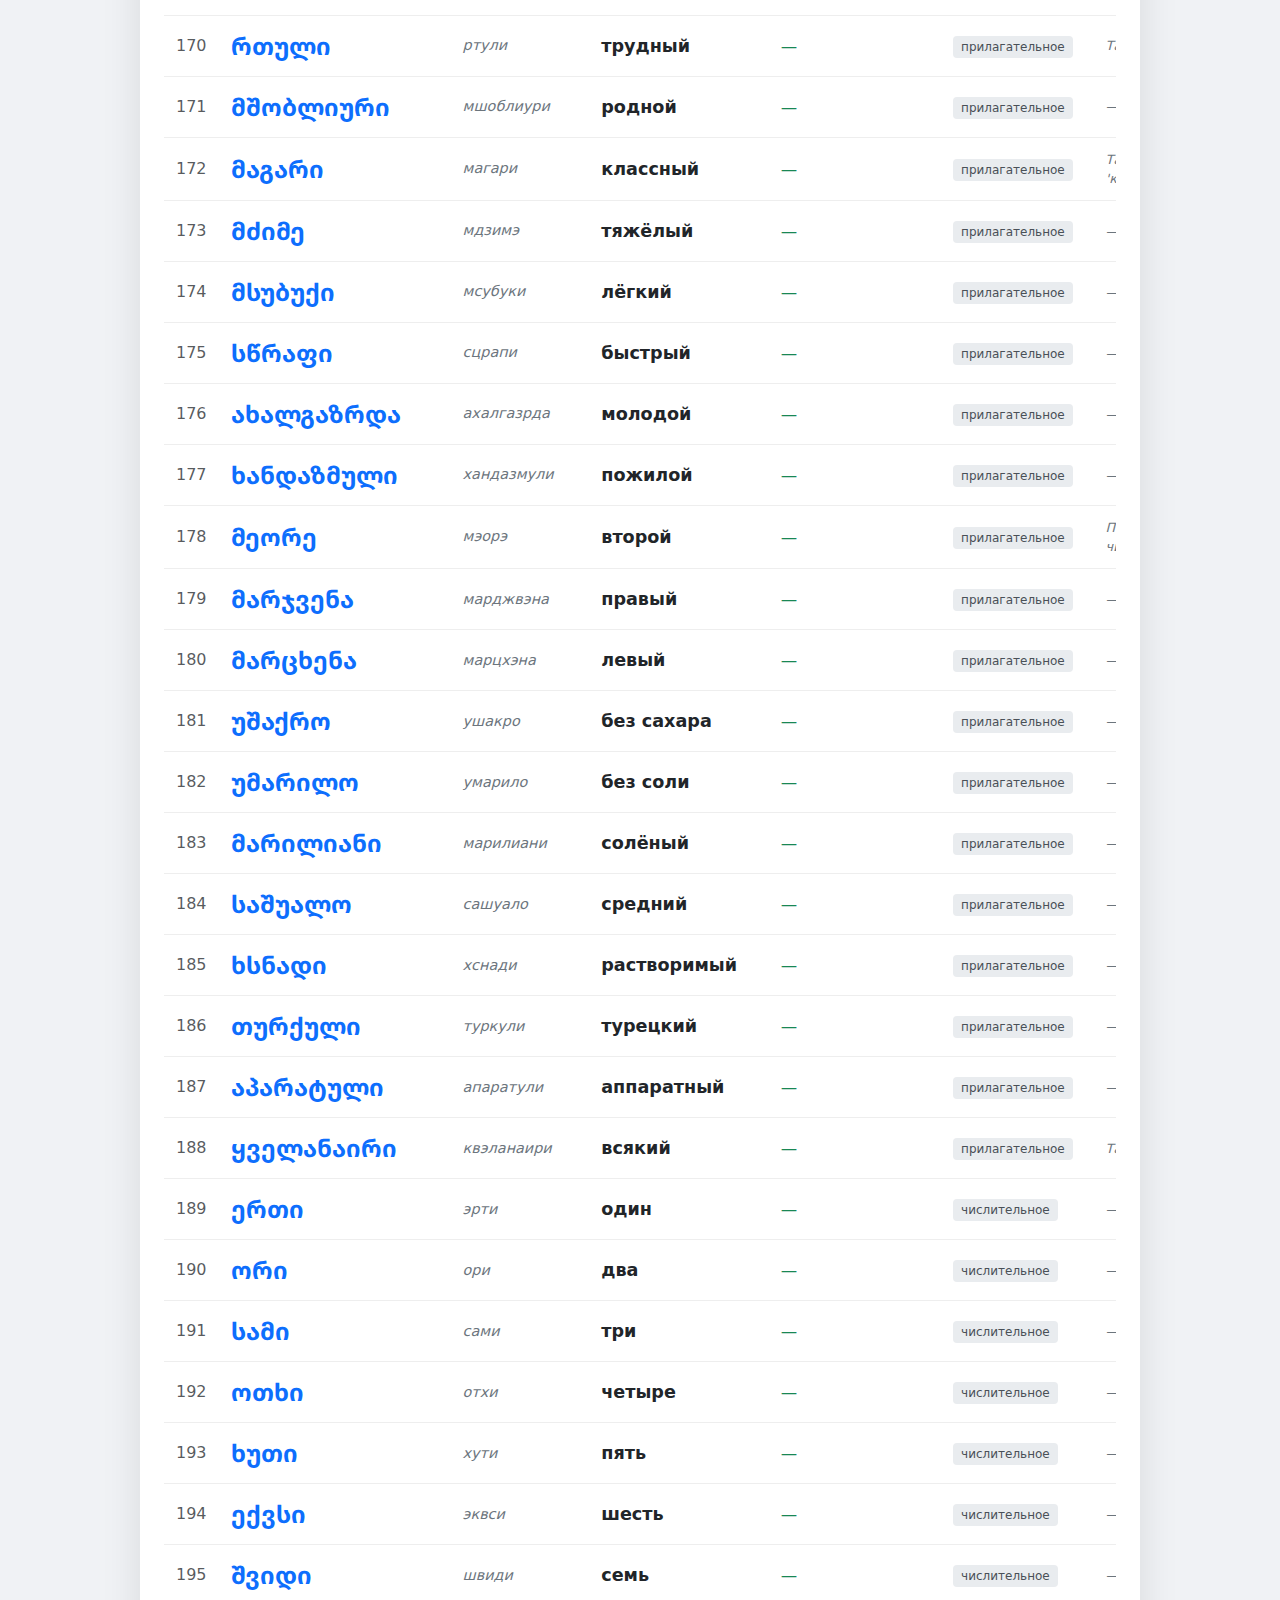
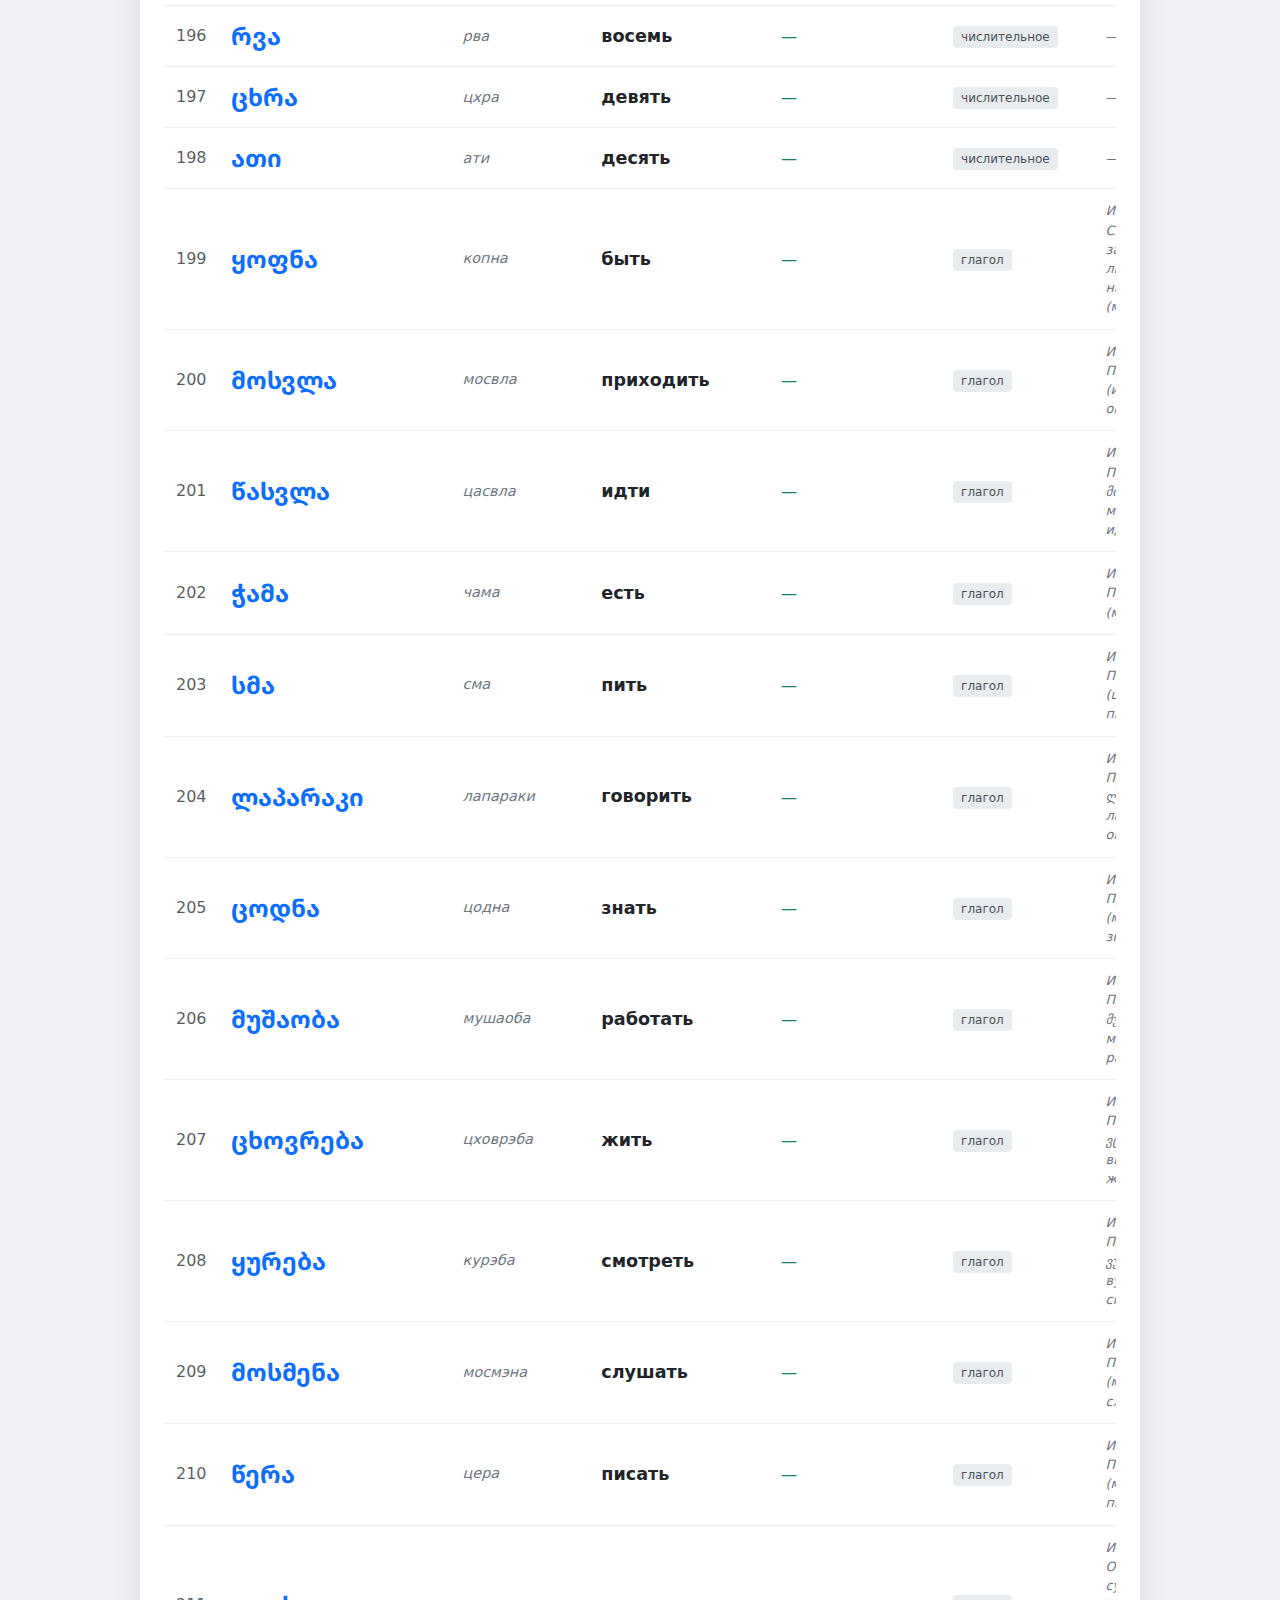
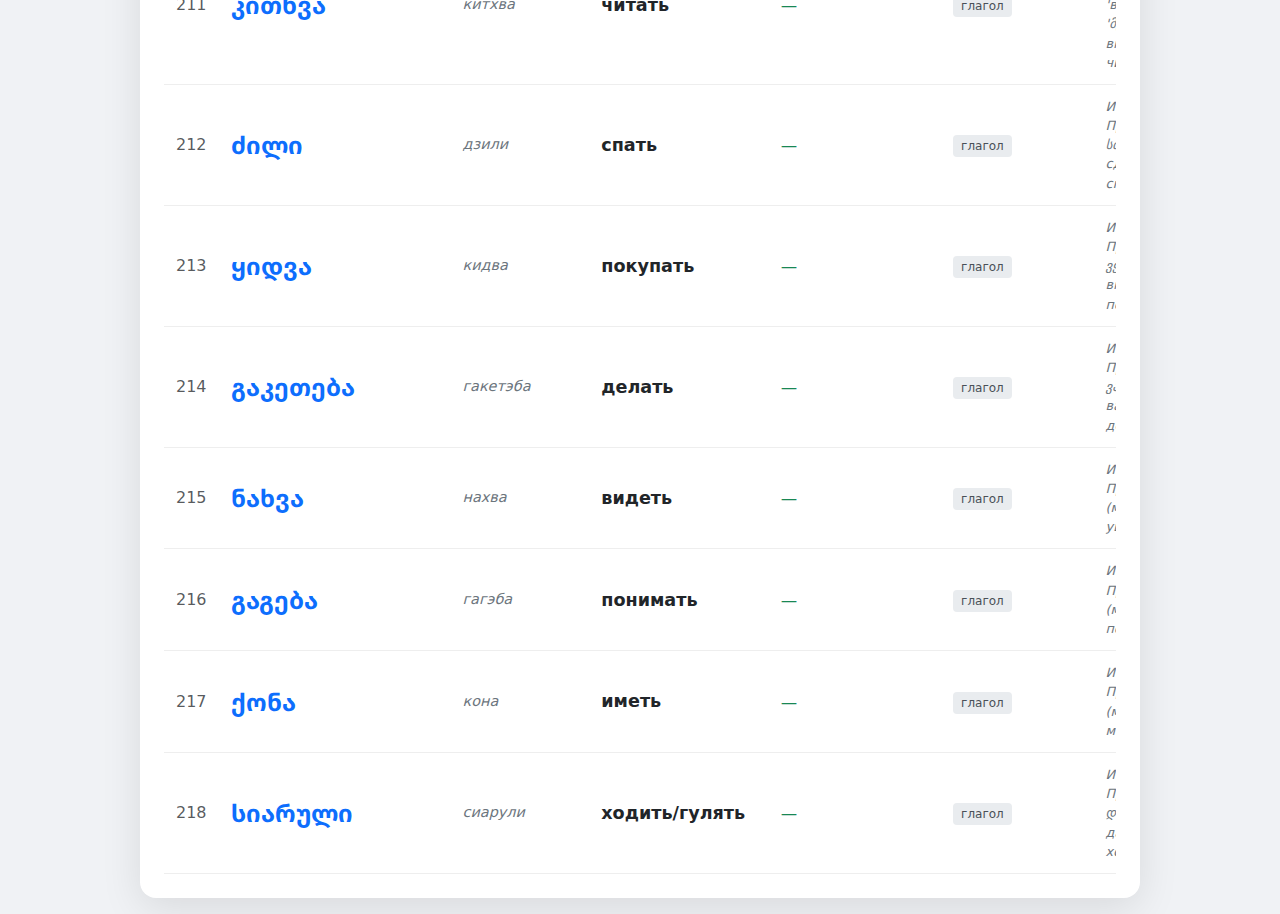
<file: vocabulary.html>
<!DOCTYPE html>
<html lang="ru" data-bs-theme="light">
<head>
    <meta charset="UTF-8">
    <meta name="viewport" content="width=device-width, initial-scale=1.0, maximum-scale=1.0, user-scalable=no">
    <title>Словарь — Georgian Trainer</title>
    <!-- Google Fonts — Georgian -->
    <link rel="preconnect" href="https://fonts.googleapis.com">
    <link rel="preconnect" href="https://fonts.gstatic.com" crossorigin>
    <link href="https://fonts.googleapis.com/css2?family=Noto+Sans+Georgian:wght@400;700&family=Noto+Serif+Georgian:wght@400;700&display=swap" rel="stylesheet">
    <!-- Bootstrap 5.3 CSS -->
    <link href="https://cdn.jsdelivr.net/npm/bootstrap@5.3.3/dist/css/bootstrap.min.css" rel="stylesheet">
    <!-- Bootstrap Icons -->
    <link href="https://cdn.jsdelivr.net/npm/bootstrap-icons@1.11.3/font/bootstrap-icons.min.css" rel="stylesheet">
    <link rel="stylesheet" href="css/style.css">
    <style>
        /* Override main styles to allow scrolling */
        html, body {
            height: auto;
            overflow: auto;
        }
        
        .vocabulary-page {
            min-height: 100vh;
            background: #f0f2f5;
            padding: 1rem;
        }
        
        .vocabulary-card {
            background: #fff;
            border-radius: 1rem;
            box-shadow: 0 10px 40px rgba(0,0,0,0.1);
            max-width: 1000px;
            margin: 0 auto;
            overflow: hidden;
        }
        
        .vocabulary-header {
            padding: 1.5rem;
            border-bottom: 1px solid #eee;
            text-align: center;
        }
        
        .vocabulary-content {
            padding: 1.5rem;
        }
        
        /* Tabs */
        .nav-tabs {
            border-bottom: 2px solid #dee2e6;
        }
        
        .nav-tabs .nav-link {
            font-weight: 600;
            color: #6c757d;
            border: none;
            padding: 0.75rem 1.5rem;
        }
        
        .nav-tabs .nav-link.active {
            color: #0d6efd;
            border-bottom: 3px solid #0d6efd;
            background: transparent;
        }
        
        .nav-tabs .nav-link:hover:not(.active) {
            color: #0d6efd;
            border-color: transparent;
        }
        
        /* Search and filter */
        .filter-bar {
            display: flex;
            gap: 1rem;
            margin-bottom: 1.5rem;
            flex-wrap: wrap;
        }
        
        .filter-bar .form-control,
        .filter-bar .form-select {
            max-width: 250px;
        }
        
        /* Word table */
        .word-table {
            width: 100%;
            border-collapse: collapse;
        }
        
        .word-table th {
            background: #f8f9fa;
            padding: 0.75rem;
            text-align: left;
            font-weight: 600;
            border-bottom: 2px solid #dee2e6;
            font-size: 0.875rem;
            white-space: nowrap;
        }
        
        .word-table td {
            padding: 0.75rem;
            border-bottom: 1px solid #eee;
            vertical-align: middle;
        }
        
        .word-table tr:hover {
            background: #f8f9fa;
        }
        
        .geo-word {
            font-size: 1.5rem;
            font-weight: bold;
            color: #0d6efd;
            font-family: 'Noto Sans Georgian', sans-serif;
        }
        
        .rus-word {
            font-size: 1.1rem;
            font-weight: 600;
        }
        
        .translit {
            font-size: 0.9rem;
            color: #6c757d;
            font-style: italic;
        }
        
        .plural {
            font-size: 1rem;
            color: #198754;
            font-family: 'Noto Sans Georgian', sans-serif;
        }
        
        .part-of-speech {
            font-size: 0.75rem;
            padding: 0.25rem 0.5rem;
            border-radius: 0.25rem;
            background: #e9ecef;
            color: #495057;
            white-space: nowrap;
        }
        
        .word-comment {
            font-size: 0.8rem;
            color: #6c757d;
            font-style: italic;
        }
        
        /* Phrase table */
        .phrase-table {
            width: 100%;
            border-collapse: collapse;
        }
        
        .phrase-table th {
            background: #f8f9fa;
            padding: 0.75rem;
            text-align: left;
            font-weight: 600;
            border-bottom: 2px solid #dee2e6;
            font-size: 0.875rem;
        }
        
        .phrase-table td {
            padding: 0.75rem;
            border-bottom: 1px solid #eee;
            vertical-align: middle;
        }
        
        .phrase-table tr:hover {
            background: #f8f9fa;
        }
        
        .geo-phrase {
            font-size: 1.25rem;
            font-weight: bold;
            color: #0d6efd;
            font-family: 'Noto Sans Georgian', sans-serif;
        }
        
        .rus-phrase {
            font-size: 1.1rem;
            font-weight: 600;
        }
        
        .phrase-words {
            display: flex;
            flex-wrap: wrap;
            gap: 0.25rem;
        }
        
        .phrase-words .badge {
            font-family: 'Noto Sans Georgian', sans-serif;
            font-weight: 500;
        }
        
        /* Stats */
        .stats-bar {
            display: flex;
            gap: 1.5rem;
            margin-bottom: 1rem;
            flex-wrap: wrap;
        }
        
        .stat-item {
            display: flex;
            align-items: center;
            gap: 0.5rem;
        }
        
        .stat-number {
            font-size: 1.5rem;
            font-weight: 700;
            color: #0d6efd;
        }
        
        .stat-label {
            font-size: 0.875rem;
            color: #6c757d;
        }
        
        /* Responsive */
        @media (max-width: 768px) {
            .vocabulary-page {
                padding: 0;
            }
            
            .vocabulary-card {
                border-radius: 0;
            }
            
            .filter-bar {
                flex-direction: column;
            }
            
            .filter-bar .form-control,
            .filter-bar .form-select {
                max-width: 100%;
            }
            
            .word-table th,
            .word-table td,
            .phrase-table th,
            .phrase-table td {
                padding: 0.4rem 0.25rem;
                font-size: 0.85rem;
            }
            
            .geo-word {
                font-size: 1.1rem;
            }
            
            .geo-phrase {
                font-size: 1rem;
            }
            
            .translit {
                font-size: 0.75rem;
            }
            
            .rus-word {
                font-size: 0.9rem;
            }
            
            .plural {
                font-size: 0.85rem;
            }
            
            .part-of-speech {
                font-size: 0.65rem;
                padding: 0.15rem 0.3rem;
            }
            
            /* Hide only comment column on mobile */
            .hide-mobile-comment {
                display: none;
            }
            
            /* Show mobile comment row */
            .mobile-comment {
                display: table-row !important;
                background: #fffbeb;
            }
            
            .mobile-comment td {
                padding: 0.5rem !important;
                border-bottom: 2px solid #ffc107;
            }
        }
        
        /* Mobile comment row - hidden on desktop */
        .mobile-comment {
            display: none;
        }
        
        .mobile-comment-text {
            font-size: 0.85rem;
            color: #856404;
            font-style: italic;
            display: flex;
            align-items: center;
            gap: 0.5rem;
        }
        
        .mobile-comment-text .bi {
            color: #ffc107;
            font-size: 1rem;
        }
        
        /* No results */
        .no-results {
            text-align: center;
            padding: 3rem;
            color: #6c757d;
        }
        
        .no-results i {
            font-size: 3rem;
            margin-bottom: 1rem;
            opacity: 0.5;
        }
    </style>
</head>
<body>
    <div class="vocabulary-page">
        <div class="vocabulary-card">
            <header class="vocabulary-header">
                <a href="index.html" class="btn btn-outline-secondary btn-sm mb-3">
                    <i class="bi bi-arrow-left"></i> Назад
                </a>
                <h1 class="h3 text-primary fw-bold mb-1">ლექსიკონი</h1>
                <p class="text-muted mb-0">Словарь слов и фраз</p>
            </header>
            
            <div class="vocabulary-content">
                <!-- Tabs -->
                <ul class="nav nav-tabs mb-4" id="vocabularyTabs" role="tablist">
                    <li class="nav-item" role="presentation">
                        <button class="nav-link active" id="words-tab" data-bs-toggle="tab" data-bs-target="#words-panel" type="button" role="tab">
                            <i class="bi bi-book me-1"></i> Слова
                        </button>
                    </li>
                    <li class="nav-item" role="presentation">
                        <button class="nav-link" id="phrases-tab" data-bs-toggle="tab" data-bs-target="#phrases-panel" type="button" role="tab">
                            <i class="bi bi-chat-quote me-1"></i> Фразы
                        </button>
                    </li>
                </ul>
                
                <div class="tab-content" id="vocabularyTabContent">
                    <!-- Words Tab -->
                    <div class="tab-pane fade show active" id="words-panel" role="tabpanel">
                        <!-- Stats -->
                        <div class="stats-bar">
                            <div class="stat-item">
                                <span class="stat-number" id="words-count">0</span>
                                <span class="stat-label">слов</span>
                            </div>
                            <div class="stat-item">
                                <span class="stat-number" id="pos-count">0</span>
                                <span class="stat-label">частей речи</span>
                            </div>
                        </div>
                        
                        <!-- Filter -->
                        <div class="filter-bar">
                            <input type="text" class="form-control" id="words-search" placeholder="Поиск по слову...">
                            <select class="form-select" id="pos-filter">
                                <option value="">Все части речи</option>
                            </select>
                        </div>
                        
                        <!-- Table -->
                        <div class="table-responsive">
                            <table class="word-table">
                                <thead>
                                    <tr>
                                        <th>№</th>
                                        <th>Грузинский</th>
                                        <th>Транслит</th>
                                        <th>Перевод</th>
                                        <th>Множ. ч.</th>
                                        <th>Часть речи</th>
                                        <th class="hide-mobile-comment">Комментарий</th>
                                    </tr>
                                </thead>
                                <tbody id="words-body">
                                    <!-- Will be filled by JavaScript -->
                                </tbody>
                            </table>
                        </div>
                        <div class="no-results d-none" id="words-no-results">
                            <i class="bi bi-search"></i>
                            <p>Ничего не найдено</p>
                        </div>
                    </div>
                    
                    <!-- Phrases Tab -->
                    <div class="tab-pane fade" id="phrases-panel" role="tabpanel">
                        <!-- Stats -->
                        <div class="stats-bar">
                            <div class="stat-item">
                                <span class="stat-number" id="phrases-count">0</span>
                                <span class="stat-label">фраз</span>
                            </div>
                        </div>
                        
                        <!-- Filter -->
                        <div class="filter-bar">
                            <input type="text" class="form-control" id="phrases-search" placeholder="Поиск по фразе...">
                        </div>
                        
                        <!-- Table -->
                        <div class="table-responsive">
                            <table class="phrase-table">
                                <thead>
                                    <tr>
                                        <th>№</th>
                                        <th>Грузинский</th>
                                        <th>Перевод</th>
                                        <th class="hide-mobile">Слова</th>
                                    </tr>
                                </thead>
                                <tbody id="phrases-body">
                                    <!-- Will be filled by JavaScript -->
                                </tbody>
                            </table>
                        </div>
                        <div class="no-results d-none" id="phrases-no-results">
                            <i class="bi bi-search"></i>
                            <p>Ничего не найдено</p>
                        </div>
                    </div>
                </div>
            </div>
        </div>
    </div>

    <!-- Bootstrap 5.3 JS -->
    <script src="https://cdn.jsdelivr.net/npm/bootstrap@5.3.3/dist/js/bootstrap.bundle.min.js"></script>
    <script type="module">
        import { WORDS } from './js/data/words.js';
        import { PHRASES } from './js/data/phrases.js';
        
        // ===== WORDS =====
        const wordsBody = document.getElementById('words-body');
        const wordsCount = document.getElementById('words-count');
        const posCount = document.getElementById('pos-count');
        const wordsSearch = document.getElementById('words-search');
        const posFilter = document.getElementById('pos-filter');
        const wordsNoResults = document.getElementById('words-no-results');
        
        // Get unique parts of speech
        const partsOfSpeech = [...new Set(WORDS.map(w => w.partOfSpeech).filter(Boolean))];
        posCount.textContent = partsOfSpeech.length;
        
        // Fill POS filter
        partsOfSpeech.forEach(pos => {
            const option = document.createElement('option');
            option.value = pos;
            option.textContent = pos;
            posFilter.appendChild(option);
        });
        
        // Render words
        function renderWords(words) {
            wordsBody.innerHTML = '';
            wordsCount.textContent = words.length;
            
            if (words.length === 0) {
                wordsNoResults.classList.remove('d-none');
                return;
            }
            
            wordsNoResults.classList.add('d-none');
            
            words.forEach((word, index) => {
                const row = document.createElement('tr');
                row.innerHTML = `
                    <td class="text-muted">${index + 1}</td>
                    <td class="geo-word">${word.geo}</td>
                    <td class="translit">${word.translit || '—'}</td>
                    <td class="rus-word">${word.rus}</td>
                    <td class="plural">${word.plural || '—'}</td>
                    <td>${word.partOfSpeech ? `<span class="part-of-speech">${word.partOfSpeech}</span>` : '—'}</td>
                    <td class="word-comment hide-mobile-comment">${word.comment || '—'}</td>
                `;
                wordsBody.appendChild(row);
                
                // Add mobile comment row if comment exists
                if (word.comment) {
                    const commentRow = document.createElement('tr');
                    commentRow.className = 'mobile-comment';
                    commentRow.innerHTML = `
                        <td colspan="6">
                            <div class="mobile-comment-text">
                                <i class="bi bi-lightbulb-fill"></i>
                                ${word.comment}
                            </div>
                        </td>
                    `;
                    wordsBody.appendChild(commentRow);
                }
            });
        }
        
        // Filter words
        function filterWords() {
            const search = wordsSearch.value.toLowerCase().trim();
            const pos = posFilter.value;
            
            let filtered = WORDS;
            
            if (search) {
                filtered = filtered.filter(w => 
                    w.geo.toLowerCase().includes(search) ||
                    w.rus.toLowerCase().includes(search) ||
                    (w.translit && w.translit.toLowerCase().includes(search))
                );
            }
            
            if (pos) {
                filtered = filtered.filter(w => w.partOfSpeech === pos);
            }
            
            renderWords(filtered);
        }
        
        wordsSearch.addEventListener('input', filterWords);
        posFilter.addEventListener('change', filterWords);
        
        // Initial render
        renderWords(WORDS);
        
        // ===== PHRASES =====
        const phrasesBody = document.getElementById('phrases-body');
        const phrasesCount = document.getElementById('phrases-count');
        const phrasesSearch = document.getElementById('phrases-search');
        const phrasesNoResults = document.getElementById('phrases-no-results');
        
        // Render phrases
        function renderPhrases(phrases) {
            phrasesBody.innerHTML = '';
            phrasesCount.textContent = phrases.length;
            
            if (phrases.length === 0) {
                phrasesNoResults.classList.remove('d-none');
                return;
            }
            
            phrasesNoResults.classList.add('d-none');
            
            phrases.forEach((phrase, index) => {
                const wordsHtml = (phrase.geo_words_shuffled || [])
                    .map(w => `<span class="badge bg-secondary">${w}</span>`)
                    .join('');
                
                const row = document.createElement('tr');
                row.innerHTML = `
                    <td class="text-muted">${index + 1}</td>
                    <td class="geo-phrase">${phrase.geo_phrase}</td>
                    <td class="rus-phrase">${phrase.rus_phrase}</td>
                    <td class="phrase-words hide-mobile">${wordsHtml || '—'}</td>
                `;
                phrasesBody.appendChild(row);
            });
        }
        
        // Filter phrases
        function filterPhrases() {
            const search = phrasesSearch.value.toLowerCase().trim();
            
            let filtered = PHRASES;
            
            if (search) {
                filtered = filtered.filter(p => 
                    p.geo_phrase.toLowerCase().includes(search) ||
                    p.rus_phrase.toLowerCase().includes(search)
                );
            }
            
            renderPhrases(filtered);
        }
        
        phrasesSearch.addEventListener('input', filterPhrases);
        
        // Initial render
        renderPhrases(PHRASES);
    </script>
</body>
</html>
</file>
<file: style.css>
/* ========================================
   Georgian Trainer — Custom Styles
   Дополнение к Bootstrap 5.3
   ======================================== */

/* CSS Variables */
:root {
    --app-max-width: 600px;
    --header-height: 50px;
    --action-bar-height: 70px;
    --safe-area-bottom: env(safe-area-inset-bottom, 0px);
}

/* Reset & Base */
html, body {
    height: 100%;
    margin: 0;
    padding: 0;
    overflow: hidden;
}

body {
    background: linear-gradient(135deg, #0d6efd 0%, #0a58ca 100%);
}

/* App Container — fullscreen on mobile */
.app-container {
    min-height: 100vh;
    min-height: 100dvh; /* Dynamic viewport height for mobile */
    display: flex;
    align-items: center;
    justify-content: center;
    padding: 1rem;
}

/* App Card */
.app-card {
    background: #fff;
    border-radius: 1rem;
    box-shadow: 0 10px 40px rgba(0,0,0,0.2);
    width: 100%;
    max-width: var(--app-max-width);
    overflow: hidden;
}

/* Mobile: fullscreen card */
@media (max-width: 576px) {
    .app-container {
        padding: 0;
        align-items: stretch;
    }
    
    .app-card {
        border-radius: 0;
        max-width: none;
        min-height: 100vh;
        min-height: 100dvh;
        display: flex;
        flex-direction: column;
    }
    
    /* На мобильных вопрос занимает больше места */
    .question-center {
        flex: 1.2;
    }
    
    /* Ответы внизу, компактнее */
    .answer-bottom {
        flex: 0.8;
        max-height: 50vh;
    }
}

/* Screens */
.screen {
    display: none;
}

.screen.active {
    display: flex;
    flex-direction: column;
    flex: 1;
}

/* Screen content (for home & result) */
.screen-content {
    padding: 1.5rem;
    flex: 1;
    display: flex;
    flex-direction: column;
    justify-content: center;
}

/* Game Screen Layout */
#game-screen {
    display: none;
}

#game-screen.active {
    display: flex;
    flex-direction: column;
    height: 100%;
}

/* Game Header */
.game-header {
    display: flex;
    justify-content: space-between;
    align-items: center;
    padding: 1rem 1.5rem;
    border-bottom: 1px solid #eee;
    flex-shrink: 0;
}

/* Game Content — main area */
.game-content {
    flex: 1;
    display: flex;
    flex-direction: column;
    overflow: hidden;
}

/* Question Center — vertically centered */
.question-center {
    flex: 1;
    display: flex;
    flex-direction: column;
    justify-content: center;
    align-items: center;
    padding: 1rem 1.5rem;
    text-align: center;
}

/* Answer Bottom — fixed height area at bottom */
.answer-bottom {
    flex-shrink: 0;
    padding: 1rem 1.5rem;
    background: #f8f9fa;
    border-top: 1px solid #eee;
    min-height: 180px;
    max-height: 45vh;
    overflow-y: auto;
    display: flex;
    flex-direction: column;
    justify-content: center;
}

/* Action Bar — always visible at bottom */
.action-bar {
    padding: 1rem 1.5rem;
    padding-bottom: calc(1rem + var(--safe-area-bottom));
    background: #f8f9fa;
    border-top: 1px solid #eee;
    flex-shrink: 0;
    min-height: 70px;
    display: flex;
    align-items: center;
    justify-content: center;
}

.action-bar > * {
    width: 100%;
}

/* Assembly zone */
.min-height-60 {
    min-height: 60px;
}

#assembly-zone {
    min-height: 70px;
}

/* Pool container */
#pool-container {
    margin-bottom: 0;
}

/* Disabled buttons in pool */
.letter-btn:disabled,
.word-btn:disabled {
    opacity: 0.3;
    pointer-events: none;
}

/* Option buttons grid */
.options-grid {
    display: grid;
    grid-template-columns: repeat(2, 1fr);
    gap: 0.75rem;
}

.option-btn {
    padding: 1rem;
    font-size: 1.5rem;
    font-weight: bold;
}

/* Input styling */
#answer-input {
    font-size: 1.5rem !important;
}

/* Action buttons styling */
.action-bar .btn {
    padding: 0.75rem 1.5rem;
    font-size: 1.1rem;
}

/* Hide inline controls — always use action bar */
#assembly-controls,
#submit-btn {
    display: none !important;
}

/* Desktop adjustments */
@media (min-width: 577px) {
    .app-card {
        min-height: auto;
        max-height: 90vh;
    }
    
    .screen-content {
        padding: 2rem;
    }
    
    .game-content {
        min-height: 400px;
    }
    
    .answer-bottom {
        background: transparent;
        border-top: none;
        min-height: 150px;
    }
    
    .action-bar {
        background: transparent;
        border-top: none;
        padding-bottom: 1rem;
    }
}
</file>
<file: css/style.css>
/* ========================================
   Georgian Trainer — Custom Styles
   Bootstrap 5.3 Extension
   ======================================== */

/* CSS Variables */
:root {
    --app-max-width: 600px;
    --header-height: 50px;
    --action-bar-height: 70px;
    --safe-area-bottom: env(safe-area-inset-bottom, 0px);
}

/* Georgian Fonts */
.geo-font-1 {
    font-family: 'Noto Sans Georgian', sans-serif;
}

.geo-font-2 {
    font-family: 'Noto Serif Georgian', serif;
}

/* Reset & Base */
html, body {
    height: 100%;
    margin: 0;
    padding: 0;
    overflow: hidden;
}

body {
    background: #f0f2f5;
}

/* App Container — fullscreen on mobile */
.app-container {
    min-height: 100vh;
    min-height: 100dvh; /* Dynamic viewport height for mobile */
    display: flex;
    align-items: center;
    justify-content: center;
    padding: 1rem;
}

/* App Card */
.app-card {
    background: #fff;
    border-radius: 1rem;
    box-shadow: 0 10px 40px rgba(0,0,0,0.2);
    width: 100%;
    max-width: var(--app-max-width);
    overflow: hidden;
}

/* Mobile: fullscreen card */
@media (max-width: 576px) {
    .app-container {
        padding: 0;
        align-items: stretch;
    }
    
    .app-card {
        border-radius: 0;
        max-width: none;
        min-height: 100vh;
        min-height: 100dvh;
        display: flex;
        flex-direction: column;
    }
    
    /* On mobile, question takes more space */
    .question-center {
        flex: 1;
    }
    
    /* Answers at bottom, more compact */
    .answer-bottom {
        flex-shrink: 0;
        max-height: 40vh;
    }
    
    /* When keyboard is open — input area becomes fixed */
    .keyboard-open .answer-bottom {
        position: fixed;
        left: 0;
        right: 0;
        bottom: var(--keyboard-height, 0px);
        max-height: none;
        z-index: 100;
        border-radius: 1rem 1rem 0 0;
        box-shadow: 0 -4px 20px rgba(0,0,0,0.1);
    }
    
    .keyboard-open .action-bar {
        position: fixed;
        left: 0;
        right: 0;
        bottom: var(--keyboard-height, 0px);
        z-index: 101;
        transform: translateY(100%);
        display: none;
    }
    
    .keyboard-open .question-center {
        padding-bottom: 150px; /* Space for fixed input */
    }
}

/* Screens */
.screen {
    display: none;
}

.screen.active {
    display: flex;
    flex-direction: column;
    flex: 1;
}

/* Screen content (for home & result) */
.screen-content {
    padding: 1.5rem;
    flex: 1;
    display: flex;
    flex-direction: column;
    justify-content: center;
}

/* Game Screen Layout */
#game-screen {
    display: none;
}

#game-screen.active {
    display: flex;
    flex-direction: column;
    height: 100%;
    overflow: hidden;
}

/* Game Header */
.game-header {
    display: flex;
    justify-content: space-between;
    align-items: center;
    padding: 1rem 1.5rem;
    border-bottom: 1px solid #eee;
    flex-shrink: 0;
    position: sticky;
    top: 0;
    background: #fff;
    z-index: 10;
}

/* Game Content — main area, scrollable */
.game-content {
    flex: 1;
    display: flex;
    flex-direction: column;
    overflow-y: auto;
    -webkit-overflow-scrolling: touch;
}

/* Question Center — at top */
.question-center {
    flex: 1;
    display: flex;
    flex-direction: column;
    justify-content: flex-start;
    align-items: center;
    padding: 2rem 1.5rem;
    text-align: center;
    min-height: 200px;
}

/* Answer Bottom — sticky at bottom */
.answer-bottom {
    position: sticky;
    bottom: 0;
    flex-shrink: 0;
    padding: 1rem 1.5rem;
    background: #f8f9fa;
    border-top: 1px solid #eee;
    min-height: 120px;
    display: flex;
    flex-direction: column;
    justify-content: center;
    z-index: 5;
}

/* Action Bar — sticky at bottom */
.action-bar {
    position: sticky;
    bottom: 0;
    padding: 1rem 1.5rem;
    padding-bottom: calc(1rem + var(--safe-area-bottom));
    background: #f8f9fa;
    border-top: 1px solid #eee;
    flex-shrink: 0;
    min-height: 70px;
    display: flex;
    align-items: center;
    justify-content: center;
    z-index: 10;
}

.action-bar > * {
    width: 100%;
}

/* Assembly zone */
.min-height-60 {
    min-height: 60px;
}

#assembly-zone {
    min-height: 70px;
}

/* Pool container */
#pool-container {
    margin-bottom: 0;
}

/* Disabled buttons in pool */
.letter-btn:disabled,
.word-btn:disabled {
    opacity: 0.3;
    pointer-events: none;
}

/* Option buttons grid */
.options-grid {
    display: grid;
    grid-template-columns: repeat(2, 1fr);
    gap: 0.75rem;
}

.option-btn {
    padding: 1rem;
    font-size: 1.5rem;
    font-weight: bold;
}

/* Input styling */
#answer-input {
    font-size: 1.5rem !important;
}

/* Action buttons styling */
.action-bar .btn {
    padding: 0.75rem 1.5rem;
    font-size: 1.1rem;
}

/* Hide inline controls — always use action bar */
#assembly-controls,
#submit-btn {
    display: none !important;
}

/* Desktop adjustments */
@media (min-width: 577px) {
    .app-card {
        min-height: auto;
        max-height: 90vh;
    }
    
    .screen-content {
        padding: 2rem;
    }
    
    .game-content {
        min-height: 400px;
    }
    
    .answer-bottom {
        background: transparent;
        border-top: none;
        min-height: 150px;
    }
    
    .action-bar {
        background: transparent;
        border-top: none;
        padding-bottom: 1rem;
    }
}
</file>
